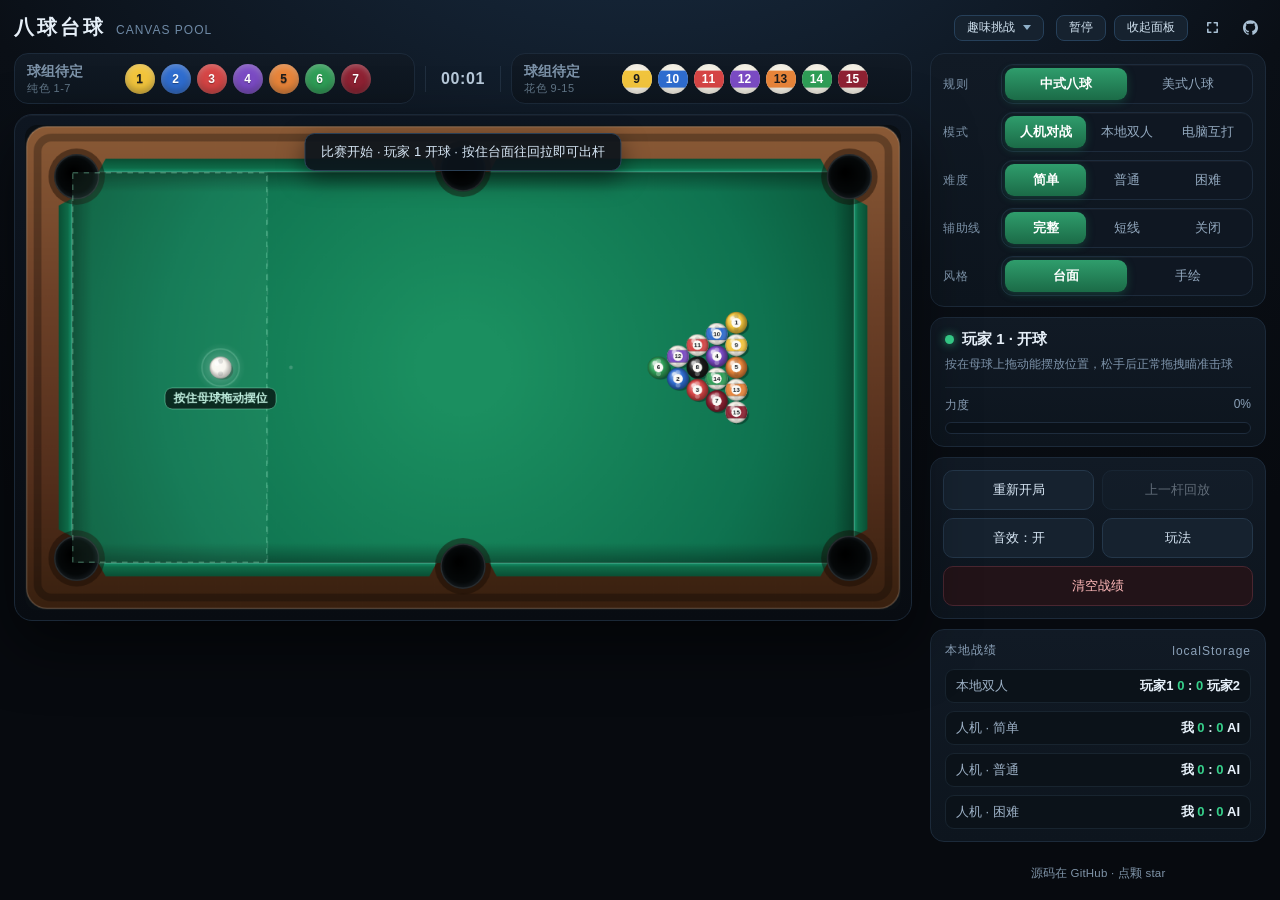
<file: index.html>
<!DOCTYPE html>
<html lang="zh-CN">
<head>
<meta charset="UTF-8">
<meta name="viewport" content="width=device-width, initial-scale=1.0, maximum-scale=1.0, user-scalable=no, viewport-fit=cover">
<meta name="theme-color" content="#0b1119">
<title>八球台球 · Canvas 台球</title>
<link rel="stylesheet" href="css/base.css">
<link rel="stylesheet" href="css/layout.css">
<link rel="stylesheet" href="css/rack.css">
<link rel="stylesheet" href="css/panel.css">
<link rel="stylesheet" href="css/overlay.css">
<link rel="stylesheet" href="css/responsive.css">
<link rel="stylesheet" href="css/jump.css">
<link rel="stylesheet" href="css/dodge.css">
<link rel="stylesheet" href="css/speed.css">
<link rel="stylesheet" href="css/level.css">
<link rel="stylesheet" href="css/sketch.css">
</head>
<body>
<div class="app">

  <header>
    <div class="brand">
      <h1>八球台球</h1>
      <span class="tag">CANVAS POOL</span>
    </div>
    <!-- 本局计时挪到了台面上方的球组条中间（跟台面同宽，才不会因为右侧面板开合而错位） -->
    <div class="head-actions">
      <!-- 趣味挑战：跳球 / 躲球两个小玩法收进一个下拉，页头只留这一颗按钮 -->
      <div class="chal" id="chal">
        <button type="button" class="panel-mini chal-btn" id="btnChal"
                aria-haspopup="true" aria-expanded="false" aria-controls="chalDrop">
          趣味挑战<span class="chal-caret" aria-hidden="true"></span>
        </button>
        <div class="chal-drop" id="chalDrop" role="menu" hidden>
          <button type="button" role="menuitem" class="chal-item" id="btnJump">跳球挑战<i>跳过挡球 · 三关</i></button>
          <button type="button" role="menuitem" class="chal-item" id="btnDodge">躲球挑战<i>40 秒一局 · 记最佳</i></button>
          <!-- 限时清台走主局同一张台面，入口跟跳球 / 躲球收在同一张单子里 -->
          <button type="button" role="menuitem" class="chal-item speed-item" id="btnSpeed"><span id="speedLabel">限时清台</span><i id="speedBest">4 分钟清 15 颗 · 犯规罚 10 秒</i></button>
          <!-- 关卡挑战：八道摆球题，同样走主局台面，先弹一张选关单子 -->
          <button type="button" role="menuitem" class="chal-item level-item" id="btnLevel"><span id="levelLabel">关卡挑战</span><i id="levelSub2">8 关摆球题 · 已过 0 关</i></button>
        </div>
      </div>
      <!-- 暂停：计时停住、电脑也不出杆。清台 / 关卡里这块位置改行「结束」（红色，点一下就退出，不再二次确认），
           跳球 / 躲球里不给停，按钮会灰掉 -->
      <button type="button" class="panel-mini" id="btnPause" aria-pressed="false" aria-label="暂停这一局">暂停</button>
      <!-- 桌面端：收起 / 展开右侧面板，把宽度让给台面（手机端不显示）。
           就用文字：「收起面板 / 展开面板」4 个字直接说清点下去干什么。
           试过收成 32px 图标（方框 + 右栏实心 / 框外箭头）——15px 里塞不下「面板在不在 + 点它会怎样」两件事，
           还得再配悬停提示和一条气泡来解释，绕；4 个字比那堆补丁省事 -->
      <button type="button" class="panel-mini" id="btnPanelTop" aria-label="收起右侧面板">收起面板</button>
      <!-- 工具簇：全屏 / GitHub 两颗 32px 图标挨在一起（簇内 6px），跟左边那三颗文字按钮留两级间距
           （操作组到工具组 12px、组内 8px）。这一簇走 ghost 样式（默认无边框无底色），
           页头就只剩「趣味挑战」「暂停」「收起面板」三条边，不再像一排等宽胶囊的工具栏 -->
      <span class="icon-cluster">
        <!-- 桌面端：浏览器全屏，可用高度变大后台面也跟着变大（手机横屏另有细带上的全屏按钮）
             桌面这枚收成图标（四角展开 / 四角收拢），省一截页头宽度，也不用在「全屏 / 退出全屏」之间换宽度 -->
        <button type="button" class="panel-mini icon-mini" id="btnFullTop" aria-label="全屏" title="全屏后纵向空间更大，台面也会更大">
          <svg class="fs-ic fs-expand" viewBox="0 0 16 16" aria-hidden="true" focusable="false">
            <path d="M3 6.2V3h3.2M13 6.2V3h-3.2M3 9.8v3.2h3.2M13 9.8v3.2h-3.2"/>
          </svg>
          <!-- 退出全屏：四角收拢（跟展开的四角在同样的位置，只是往中间挪了） -->
          <svg class="fs-ic fs-shrink" viewBox="0 0 16 16" aria-hidden="true" focusable="false">
            <path d="M5.6 5.6V3.2H3.2M10.4 5.6V3.2H12.8M5.6 10.4v2.4H3.2M10.4 10.4v2.4H12.8"/>
          </svg>
        </button>
        <!-- 页头最右：源码入口。外链，新标签打开，误点也不会丢这一局（切走时主局本来就会自动停表）。
             桌面页头这几颗在窄屏整排收起，手机上改从面板底部那行小字进（见下方 panel-foot-link） -->
        <a class="panel-mini icon-mini gh-mini" id="btnGithub"
           href="https://github.com/heidouya/canvas-billiards" target="_blank" rel="noopener noreferrer"
           aria-label="在 GitHub 上查看源码（新标签打开）" title="源码在 GitHub · 点颗 star">
          <svg class="gh-ic" viewBox="0 0 24 24" aria-hidden="true" focusable="false">
            <path d="M12 .297c-6.63 0-12 5.373-12 12 0 5.303 3.438 9.8 8.205 11.385.6.113.82-.258.82-.577 0-.285-.01-1.04-.015-2.04-3.338.724-4.042-1.61-4.042-1.61C4.422 18.07 3.633 17.7 3.633 17.7c-1.087-.744.084-.729.084-.729 1.205.084 1.838 1.236 1.838 1.236 1.07 1.835 2.809 1.305 3.495.998.108-.776.417-1.305.76-1.605-2.665-.3-5.466-1.332-5.466-5.93 0-1.31.465-2.38 1.235-3.22-.135-.303-.54-1.523.105-3.176 0 0 1.005-.322 3.3 1.23.96-.267 1.98-.399 3-.405 1.02.006 2.04.138 3 .405 2.28-1.552 3.285-1.23 3.285-1.23.645 1.653.24 2.873.12 3.176.765.84 1.23 1.91 1.23 3.22 0 4.555-2.805 5.625-5.475 5.92.42.36.81 1.096.81 2.22 0 1.606-.015 2.896-.015 3.286 0 .315.21.69.825.57C20.565 22.092 24 17.592 24 12.297c0-6.627-5.373-12-12-12"/>
          </svg>
        </a>
      </span>
    </div>
  </header>

  <div class="main">
    <div class="stage">
      <div class="table-col">
        <!-- 台面上方：球组分类与球号，定组后标记归属 -->
        <div class="rack-strip">
          <div class="group-panel" id="panelSolid">
            <div class="gp-head">
              <span class="gp-owner" id="ownerSolid">球组待定</span>
              <span class="gp-tag" id="gpTagSolid">纯色 1-7</span>
            </div>
            <div class="chips" id="chipsSolid"></div>
          </div>
          <!-- 本局计时：夹在两组球号中间，正好落在台面正中心线上（右侧面板开合都不会让它偏） -->
          <div class="rack-clock" id="headClock" aria-label="本局用时">00:00</div>
          <div class="group-panel" id="panelStripe">
            <div class="gp-head">
              <span class="gp-owner" id="ownerStripe">球组待定</span>
              <span class="gp-tag" id="gpTagStripe">花色 9-15</span>
            </div>
            <div class="chips" id="chipsStripe"></div>
          </div>
          <!-- 手机横屏全屏打球时：全屏 + 面板两个小按钮（全屏按钮在支持的浏览器里才出现） -->
          <button type="button" class="panel-toggle full-toggle" id="btnFull" hidden>全屏</button>
          <button type="button" class="panel-toggle" id="btnPanel" aria-label="打开设置面板">面板</button>
        </div>

        <!-- 手机竖屏第一次进来时的轻提示：横屏 / 全屏打得更顺手，点「知道了」之后不再打扰 -->
        <div class="rotate-tip" id="rotateTip" hidden>
          <div class="rt-text">
            <span class="rt-title">横屏 + 全屏，打起来更顺手</span>
            <span class="rt-desc">把手机横过来，台面能铺满屏幕，瞄准和看袋口都清楚</span>
          </div>
          <button type="button" class="rt-btn" id="rotateTipOk">知道了</button>
        </div>

        <div class="canvas-wrap">
          <canvas id="table"></canvas>
          <div id="toast"></div>
          <!-- 限时清台：先选一档（3 / 6 / 10 / 15 颗，1～4 分钟），跟关卡选关单子同一张骨架 -->
          <div class="level-pick" id="speedPick" hidden>
            <div class="level-pick-card">
              <button type="button" class="pick-x" id="speedPickClose" aria-label="不打了，回到台面" title="不打了，回到台面">×</button>
              <div class="level-kicker">限时清台</div>
              <h3>选一档</h3>
              <p class="level-pick-sub" id="speedPickSub">台面摆 15 颗，打进本档那么多颗就结算 · 犯规罚 10 秒</p>
              <div class="speed-tier-grid" id="speedTierGrid"></div>
            </div>
          </div>

          <!-- 暂停遮罩：球停着的时候才出现，盖住台面但留个「继续」 -->
          <div class="pause-cover" id="pauseCover" hidden>
            <div class="pause-card">
              <div class="pause-title">已暂停</div>
              <p class="pause-sub" id="pauseSub">计时停住了 · 按空格或点这里接着打</p>
              <button type="button" class="pause-go" id="pauseCoverGo">继续</button>
            </div>
          </div>

          <!-- 限时清台的结算卡：复用躲球那张卡的做法（HTML 而不是画在 canvas 上） -->
          <div class="speed-result" id="speedResult" hidden>
            <div class="speed-result-card">
              <button type="button" class="speed-x" id="speedQuit" aria-label="退出清台" title="退出清台">×</button>
              <div class="speed-kicker" id="speedKicker">限时清台 · 15 颗 / 4 分钟</div>
              <span class="speed-badge" id="speedBadge" hidden>新纪录</span>
              <div class="speed-score" id="speedScore">清台成功 2:41.0</div>
              <p class="speed-sub" id="speedResultSub">15 颗全清 · 罚时 10 秒</p>
              <!-- 左「再来一次」＝留在这档，右「换一档」＝换长度，退出收进卡片右上角的 ×；
                   谁是主按钮看结果：成功强调「换一档」，失败强调「再来一次」（js/speed.js 的 finish() 里换） -->
              <div class="speed-btns">
                <button type="button" class="btn primary" id="speedAgain">再来一次</button>
                <button type="button" class="btn" id="speedTierBtn">换一档</button>
              </div>
            </div>
          </div>

          <!-- 关卡挑战：选关单子（八个小方块，过了的写最少杆数） -->
          <div class="level-pick" id="levelPick" hidden>
            <div class="level-pick-card">
              <button type="button" class="pick-x" id="levelClose" aria-label="不打了，回到台面" title="不打了，回到台面">×</button>
              <div class="level-kicker">关卡挑战</div>
              <h3>挑一关打</h3>
              <p class="level-pick-sub" id="levelPickSub">8 关摆球题 · 已过 0 关</p>
              <div class="level-grid" id="levelGrid"></div>
            </div>
          </div>

          <!-- 关卡挑战：过关 / 没过的结算卡 -->
          <div class="level-result" id="levelResult" hidden>
            <div class="level-result-card">
              <button type="button" class="level-x" id="levelQuit" aria-label="退出关卡" title="退出关卡">×</button>
              <div class="level-kicker" id="levelKicker">第 1 关 · 直线</div>
              <span class="level-badge" id="levelBadge" hidden>新纪录</span>
              <div class="level-title" id="levelTitle">过关</div>
              <div class="level-score" id="levelScore">1 杆</div>
              <p class="level-sub" id="levelSub">最佳 1 杆 · 已过 1 / 8 关</p>
              <p class="level-end-note" id="levelEndNote" hidden></p>
              <!-- 左「再打一次」＝留在这关，右「下一关 / 换一关」＝往前走；过关时「换一关」降成第二行的小字，退出收进右上角的 × -->
              <div class="level-acts">
                <button type="button" class="btn primary" id="levelAgain">再打一次</button>
                <button type="button" class="btn primary" id="levelNext">下一关</button>
                <button type="button" class="btn" id="levelRePick">换一关</button>
              </div>
            </div>
          </div>
        </div>
      </div>
    </div>

    <aside class="panel">
      <!-- 对局设置：规则 / 模式 / 难度，放在最上面；切换后即时开局 -->
      <div class="card setup-card">
        <!-- 规则：中式八球（默认）/ 美式八球 -->
        <div class="seg-row speed-lock level-lock">
          <span class="seg-label">规则</span>
          <div class="seg" id="ruleSeg">
            <button type="button" class="active" data-rule="cn">中式八球</button>
            <button type="button" data-rule="us">美式八球</button>
          </div>
        </div>
        <div class="seg-row speed-lock level-lock">
          <span class="seg-label">模式</span>
          <div class="seg" id="modeSeg">
            <button type="button" class="active" data-mode="ai">人机对战</button>
            <button type="button" data-mode="pvp">本地双人</button>
            <button type="button" data-mode="auto">电脑互打</button>
          </div>
        </div>
        <!-- 电脑 1（只在电脑互打时出现） -->
        <div class="seg-row speed-lock level-lock" id="level0Row" hidden>
          <span class="seg-label">电脑 1</span>
          <div class="seg" id="levelSeg0">
            <button type="button" data-level0="easy">简单</button>
            <button type="button" class="active" data-level0="normal">普通</button>
            <button type="button" data-level0="hard">困难</button>
          </div>
        </div>
        <!-- 难度：人机对战里指电脑；电脑互打里指电脑 2 -->
        <div class="seg-row speed-lock level-lock" id="levelRow">
          <span class="seg-label" id="levelLabel">难度</span>
          <div class="seg" id="levelSeg">
            <button type="button" class="active" data-level="easy">简单</button>
            <button type="button" data-level="normal">普通</button>
            <button type="button" data-level="hard">困难</button>
          </div>
        </div>
        <!-- 辅助线：完整 / 短线 / 关闭 -->
        <div class="seg-row">
          <span class="seg-label">辅助线</span>
          <div class="seg" id="aimSeg">
            <button type="button" class="active" data-aim="full">完整</button>
            <button type="button" data-aim="short">短线</button>
            <button type="button" data-aim="off">关闭</button>
          </div>
        </div>
        <!-- 风格：台面（原版深色）/ 手绘纸面。只换画法与配色，切换不重开局 -->
        <div class="seg-row">
          <span class="seg-label">风格</span>
          <div class="seg" id="styleSeg">
            <button type="button" class="active" data-style="classic">台面</button>
            <button type="button" data-style="sketch">手绘</button>
          </div>
        </div>
        <!-- 电脑互打：暂停 / 继续观战，由页头和状态条那枚「暂停」统一管，这里不再单独放一颗 -->
      </div>

      <!-- 状态 + 力度：合成一张卡，信息从上到下一条线读完 -->
      <div class="card status-card">
        <div class="status-line">
          <span class="dot" id="turnDot"></span>
          <span id="statusText">玩家 1 击球</span>
          <!-- 只在手机横屏出现（球组条那行宽度太紧，计时改挂在状态条右端）；桌面端这行隐藏，计时在球组条中间 -->
          <span class="bar-clock" id="barClock">00:00</span>
          <!-- 窄屏的暂停：桌面端页头已经有那枚，这里只在 ≤940px 露出来；清台 / 关卡里同样变「结束」 -->
          <button type="button" class="pause-mini" id="btnPauseM" aria-pressed="false" aria-label="暂停这一局">暂停</button>
        </div>
        <div class="sub" id="statusSub">向母球反方向拖动瞄准，松手击球</div>
        <div class="power-block">
          <div class="power-head"><span>力度</span><span id="powerVal">0%</span></div>
          <div class="power-track"><div class="power-fill" id="powerFill"></div></div>
        </div>
      </div>

      <div class="card btn-card">
        <button type="button" class="btn" id="btnRestart">重新开局</button>
        <button type="button" class="btn" id="btnReplay" disabled>上一杆回放</button>
        <button type="button" class="btn" id="btnSound">音效：开</button>
        <button type="button" class="btn" id="btnHelp">玩法</button>
        <!-- 手机 / 窄屏页头收起了「趣味挑战」，四个玩法入口改在这里出现（桌面端整组隐藏，走页头下拉） -->
        <button type="button" class="btn only-narrow" id="btnJump2">跳球挑战</button>
        <button type="button" class="btn only-narrow" id="btnDodge2">躲球挑战</button>
        <button type="button" class="btn only-narrow" id="btnSpeed2">限时清台</button>
        <button type="button" class="btn only-narrow" id="btnLevel2">关卡挑战</button>
        <button type="button" class="btn danger wide" id="btnClear">清空战绩</button>
      </div>

      <div class="card">
        <div class="rec-head"><span>本地战绩</span><span id="recHint">localStorage</span></div>
        <div class="rec-list" id="recordsBody"></div>
      </div>

      <!-- 面板最底：源码入口。桌面页头已经有那枚图标，这一行是给手机 / 窄屏留的路 -->
      <div class="panel-foot-link">
        <a href="https://github.com/heidouya/canvas-billiards" target="_blank" rel="noopener noreferrer">
          源码在 GitHub · 点颗 star
        </a>
      </div>
    </aside>
  </div>

  <!-- 抽屉遮罩：只在手机横屏、面板弹出时显示，点一下收起 -->
  <div class="panel-scrim" id="panelScrim"></div>
</div>

<div class="modal" id="modal">
  <div class="modal-box">
    <h2 id="modalTitle"></h2>
    <p id="modalText"></p>
    <div class="modal-actions" id="modalActions"></div>
  </div>
</div>

<!-- 玩法卡片：点右侧「玩法」按钮才打开，进页面不自动弹 -->
<div class="modal" id="startModal">
  <div class="modal-box start-box">
    <span class="start-kicker" id="startKicker">人机对战 · 难度 简单</span>
    <h2 id="startTitle">玩法提示</h2>
    <p class="start-sub" id="startSub">玩家 1 开球</p>
    <ul class="start-list">
      <li><b>瞄准</b>在台面任意位置按住，往击球的反方向拖，松手出杆</li>
      <li><b>力度</b>拖得越远力度越大，右侧力度条实时显示百分比</li>
      <li><b>开球</b>按住母球可在开球区内拖动摆位，摆好再瞄准</li>
      <li id="eightTip"><b>黑八</b>清完自己的球组后打黑八，进任意一个袋都算赢</li>
      <li id="ruleTip">规则</li>
    </ul>
    <div class="modal-actions">
      <button type="button" class="btn primary" id="btnStart">知道了</button>
    </div>
  </div>
</div>

<!-- 跳球挑战：覆盖式浮层，独用一块画布，关掉不影响对局 -->
<div class="jump" id="jumpMode">
  <div class="jump-box">
    <div class="jump-head">
      <div class="jump-title">跳球挑战<span class="jump-sub" id="jumpSub">第 1 关 · 跳过挡球碰到目标球</span></div>
      <div class="jump-levels" id="jumpLevels">
        <button type="button" data-lv="0" class="active">1</button>
        <button type="button" data-lv="1">2</button>
        <button type="button" data-lv="2">3</button>
      </div>
      <button type="button" class="jump-hint off" id="jumpHint"><i class="hint-dot"></i><span id="jumpHintText">瞄准圈 关</span></button>
      <button type="button" class="jump-close" id="jumpClose">关闭</button>
    </div>
    <div class="jump-stage"><canvas id="jumpCanvas"></canvas></div>
    <div class="jump-foot">
      <div class="jump-msg" id="jumpMsg">按住台面往回拉（跟击球方向相反），松手起跳</div>
      <div class="jump-actions">
        <span class="jump-count" id="jumpCount">本关第 1 杆</span>
        <button type="button" class="btn" id="jumpRetry">重试</button>
        <button type="button" class="btn primary" id="jumpNext" hidden>下一关</button>
      </div>
    </div>
  </div>
</div>

<!-- 躲球挑战：40 秒一局的小玩法，跟跳球挑战共用同一套浮层骨架（样式也跟着手绘皮肤走） -->
<div class="jump dodge" id="dodgeMode">
  <div class="jump-box">
    <div class="jump-head">
      <div class="jump-title">躲球挑战<span class="jump-sub" id="dodgeSub">拖动白球躲开飞来的球 · 撑满 40 秒</span></div>
      <div class="dodge-lives" id="dodgeLives" aria-label="剩余 3 条命">
        <i class="dodge-life"></i><i class="dodge-life"></i><i class="dodge-life"></i>
      </div>
      <div class="dodge-hud">
        <span class="dodge-time" id="dodgeTime">0.0 秒</span>
        <span class="dodge-best" id="dodgeBest">最佳 —</span>
      </div>
      <button type="button" class="jump-close" id="dodgeClose">关闭</button>
    </div>
    <div class="jump-stage">
      <canvas id="dodgeCanvas"></canvas>
      <!-- 结算卡：做成 HTML 而不是画在 canvas 上，字更锐、按钮有正常的按下反馈 -->
      <div class="dodge-result" id="dodgeResult" hidden>
        <div class="dodge-result-card">
          <span class="dodge-result-badge" id="dodgeBadge" hidden>新纪录</span>
          <div class="dodge-result-score" id="dodgeScore">撑到 12.3 秒</div>
          <p class="dodge-result-sub" id="dodgeResultSub">三条命用完了 · 最佳 12.3 秒</p>
          <div class="dodge-result-btns">
            <button type="button" class="btn primary" id="dodgeAgain">再来一局</button>
            <button type="button" class="btn" id="dodgeQuit">关闭</button>
          </div>
        </div>
      </div>
    </div>
    <p class="dodge-tip">竖屏台面偏小，横过来更好躲</p>
    <div class="jump-foot">
      <div class="jump-msg" id="dodgeMsg">倒计时结束就开球 · 按住白球拖动，躲开从右边飞来的球</div>
      <div class="jump-actions">
        <button type="button" class="btn" id="dodgeRetry">重来</button>
      </div>
    </div>
  </div>
</div>

<script src="js/config.js"></script>
<script src="js/util.js"></script>
<script src="js/state.js"></script>
<script src="js/balls.js"></script>
<script src="js/canvas.js"></script>
<script src="js/vendor/rough.js"></script>
<script src="js/sketch.js"></script>
<script src="js/render.js"></script>
<script src="js/physics.js"></script>
<script src="js/aim.js"></script>
<script src="js/input.js"></script>
<script src="js/rules.js"></script>
<script src="js/score.js"></script>
<script src="js/ai.js"></script>
<script src="js/sound.js"></script>
<script src="js/replay.js"></script>
<script src="js/hud.js"></script>
<script src="js/pause.js"></script>
<script src="js/speed.js"></script>
<script src="js/level.js"></script>
<script src="js/loop.js"></script>
<script src="js/main.js"></script>
<script src="js/tablebg.js"></script>
<script src="js/jump.js"></script>
<script src="js/dodge.js"></script>
<script src="js/chal-menu.js"></script>
</body>
</html>
</file>
<file: css/base.css>
/* ============================================================
 * 页面基础样式
 * ============================================================ */
*{box-sizing:border-box;-webkit-tap-highlight-color:transparent}
html,body{margin:0;padding:0}
body{
  min-height:100vh;
  padding:14px;
  font-family:-apple-system,BlinkMacSystemFont,"PingFang SC","Hiragino Sans GB","Microsoft YaHei",sans-serif;
  color:#e6eff8;
  background:radial-gradient(1200px 800px at 50% -20%,#1a2f46 0%,#0a0f16 60%,#070a0f 100%);
  -webkit-font-smoothing:antialiased;
}
/* 铺满可视宽度：球桌尽量放大，右侧面板贴到窗口右边 */
.app{width:100%;max-width:none;display:flex;flex-direction:column;gap:12px}

/* ---------- 顶部：标题 + 模式切换 ---------- */
header{display:flex;align-items:center;justify-content:space-between;gap:12px;flex-wrap:wrap}
.brand{display:flex;align-items:baseline;gap:10px}
.brand h1{margin:0;font-size:20px;letter-spacing:3px;font-weight:700}
.brand .tag{font-size:12px;color:#6f8aa6;letter-spacing:1px}

.seg{display:flex;padding:3px;border-radius:12px;background:#0f1722;border:1px solid #1d2b3c;box-shadow:inset 0 1px 0 rgba(255,255,255,.03)}
/* hidden 属性要能压过 .seg 的 display:flex（本地双人时隐藏难度按钮） */
.seg[hidden]{display:none}
.seg button{
  appearance:none;border:0;background:transparent;color:#93a9bf;
  font-size:13px;padding:7px 14px;border-radius:9px;cursor:pointer;
  transition:background .18s,color .18s,transform .1s;white-space:nowrap;
}
.seg button:hover{color:#dceaf7}
.seg button:active{transform:scale(.97)}
.seg button.active{background:linear-gradient(180deg,#2f9d6c,#1b6b47);color:#fff;font-weight:600;box-shadow:0 2px 8px rgba(31,140,95,.35)}
</file>
<file: css/layout.css>
/* ---------- 主区域 ---------- */
.main{display:flex;gap:18px;align-items:flex-start}
/* 舞台占满剩余宽度，桌子在其中水平居中 */
.stage{flex:1 1 auto;min-width:0}

/* 桌子列：上方球号条 + 下方画布，整体一起受宽度/高度约束 */
.table-col{width:100%;max-width:100%;margin:0 auto;display:flex;flex-direction:column;gap:10px}

/* 画布容器：固定 1120:620 比例，等比缩放不拉伸 */
.canvas-wrap{
  position:relative;
  width:100%;
  max-width:100%;
  padding:10px;
  border-radius:18px;
  background:linear-gradient(180deg,#0e1621,#080c12);
  border:1px solid #1b2837;
  box-shadow:0 24px 60px rgba(0,0,0,.55),inset 0 1px 0 rgba(255,255,255,.04);
}
/* 宽屏：整体宽度同时受可用宽度和窗口高度约束（1.8065 = 1120/620）。
   dvh 拿到的是真实可视高度，浏览器全屏后它会自动变大，台面跟着长大 */
@media (min-width:941px){
  .table-col{width:min(100%, calc((100vh - 190px) * 1.8065))}
  .table-col{width:min(100%, calc((100dvh - 190px) * 1.8065))}
  /* 桌面端（并排布局）：面板收起时把宽度全给台面 */
  body.panel-off .panel{display:none}
}
/* 关键：width 100% + height auto，画布按自身位图比例缩放，永不拉伸 */
canvas{
  display:block;width:100%;height:auto;
  border-radius:12px;
  touch-action:none;cursor:crosshair;
  background:#0a0f14;
}

/* 页头右侧的小按钮（文字按钮 / 全屏 / GitHub 图标）排一行 */
.head-actions{display:flex;gap:8px;flex:0 0 auto}
/* 两级间距：操作组（趣味挑战 / 暂停 / 收起面板）跟工具组（全屏 + GitHub 两颗图标）之间 12px，组内 8px */
.head-actions #btnPause{margin-left:4px}
</file>
<file: css/rack.css>
/* ---------- 台面上方：球组分类与球号 ---------- */
.rack-strip{display:flex;gap:10px}
/* 本局计时：夹在两组球号中间，行内垂直居中；两侧各一条淡竖线，说明它是单独一块而不是“第三组球号”
   固定不伸缩（flex:0 0 76px），所以它一直站在球组条的正中，两侧球组对称让位 */
.rack-clock{
  flex:0 0 76px;align-self:stretch;position:relative;
  display:flex;align-items:center;justify-content:center;
  font-size:16px;font-weight:600;letter-spacing:.6px;
  font-variant-numeric:tabular-nums;
  color:#b7c9da;
}
.rack-clock::before,.rack-clock::after{
  content:'';position:absolute;top:50%;transform:translateY(-50%);
  width:1px;height:26px;background:rgba(120,150,180,.16);
}
.rack-clock::before{left:0}
.rack-clock::after{right:0}
/* 观战暂停时停表，数字转橙（跟观战按钮同一个色） */
.rack-clock[data-paused="1"]{color:#f0a85e}
/* 手机横屏专用的小表（挂在底部状态条右端），其它布局一律不显示 */
.bar-clock{display:none;font-variant-numeric:tabular-nums;font-weight:600;letter-spacing:.5px}
.bar-clock[data-paused="1"]{color:#f0a85e}
.group-panel{
  flex:1 1 0;min-width:0;display:flex;align-items:center;gap:10px;
  padding:8px 12px;border-radius:14px;
  background:linear-gradient(180deg,#111a25,#0d151e);
  border:1px solid #1c2a3a;
  transition:border-color .2s,box-shadow .2s,background .2s;
}
.gp-head{flex:0 0 auto;display:flex;flex-direction:column;gap:1px;white-space:nowrap}
.gp-owner{font-size:14px;font-weight:600;color:#7d93a9;line-height:1.3}
.gp-tag{font-size:11px;color:#617687;letter-spacing:.5px;line-height:1.3}
.chips{flex:1 1 auto;display:flex;gap:6px;flex-wrap:wrap;justify-content:center}
/* 小球：纯色球为实心，花色球为白底 + 中间色带（与台面渲染一致） */
.chip{
  position:relative;flex:0 0 auto;
  width:30px;height:30px;border-radius:50%;
  display:flex;align-items:center;justify-content:center;overflow:hidden;
  font-weight:800;font-size:12px;line-height:1;
  font-variant-numeric:tabular-nums;color:var(--tc,#fff);
  transition:opacity .25s,filter .25s;
}
.chip.solid{
  background:var(--c,#888);
  text-shadow:0 1px 1px rgba(0,0,0,.35);
  box-shadow:inset 0 -3px 7px rgba(0,0,0,.3),inset 0 2px 6px rgba(255,255,255,.32);
}
.chip.stripe{
  background:#f6f2e7;
  box-shadow:inset 0 -3px 7px rgba(0,0,0,.16);
}
.chip.stripe::before{
  content:'';position:absolute;left:0;right:0;top:50%;height:56%;
  transform:translateY(-50%);background:var(--c,#888);
}
.chip span{position:relative;z-index:1}
/* 已进袋的球：淡出 */
.chip.out{opacity:.22;filter:grayscale(.85)}

/* 定组后按归属着色：玩家 1 绿、玩家 2 蓝 */
.group-panel.owner-0{border-color:rgba(55,208,139,.45)}
.group-panel.owner-0 .gp-owner{color:#37d08b}
.group-panel.owner-1{border-color:rgba(88,166,255,.45)}
.group-panel.owner-1 .gp-owner{color:#58a6ff}

/* 当前击球方：外圈加粗 + 发光，一眼看出轮到谁（用 box-shadow 画粗边，不挤动布局） */
.group-panel.current{
  background:linear-gradient(180deg,#1b2a38,#121c26);
  border-color:#3f5f7d;
  box-shadow:0 0 0 2px rgba(120,160,200,.45),0 0 20px rgba(88,166,255,.22);
}
.group-panel.current .gp-owner{color:#dbe9f7}
/* 归属已知时，粗边和光晕用归属色：绿=玩家 1、蓝=玩家 2 */
.group-panel.current.owner-0{
  border-color:#37d08b;
  box-shadow:0 0 0 2px rgba(55,208,139,.55),0 0 22px rgba(55,208,139,.35);
}
.group-panel.current.owner-0 .gp-owner{color:#5ce3a6}
.group-panel.current.owner-1{
  border-color:#58a6ff;
  box-shadow:0 0 0 2px rgba(88,166,255,.55),0 0 22px rgba(88,166,255,.35);
}
.group-panel.current.owner-1 .gp-owner{color:#8ac6ff}
/* 轮到谁，就在名字前面点一颗同色小圆点 */
.group-panel.current .gp-owner::before{
  content:'';display:inline-block;width:7px;height:7px;border-radius:50%;
  background:currentColor;margin-right:6px;vertical-align:1px;
  box-shadow:0 0 8px currentColor;
}
</file>
<file: css/panel.css>
/* ---------- 右侧面板 ---------- */
.panel{width:302px;flex:0 0 302px;display:flex;flex-direction:column;gap:10px}
/* 大屏时右侧面板略宽一些，跟放大的球桌比例更协调 */
@media (min-width:1200px){
  .panel{width:336px;flex:0 0 336px}
}
.card{background:linear-gradient(180deg,#111a25,#0d151e);border:1px solid #1c2a3a;border-radius:14px;padding:12px 14px}

.status-card{display:flex;flex-direction:column;gap:6px}
/* 力度条并进状态卡：一条细分隔线，比单独一张卡省一层面板 */
.power-block{margin-top:8px;padding-top:9px;border-top:1px solid #1a2735}
.status-line{display:flex;align-items:center;gap:8px;font-size:15px;font-weight:600}
.dot{width:9px;height:9px;border-radius:50%;background:#37d08b;box-shadow:0 0 10px rgba(55,208,139,.8);flex:0 0 auto}
.dot.ai{background:#f2a63d;box-shadow:0 0 10px rgba(242,166,61,.8)}
.dot.warn{background:#ef5d5d;box-shadow:0 0 10px rgba(239,93,93,.8)}
.sub{font-size:12px;color:#7e94ab;line-height:1.5}
/* 犯规提示：状态卡里用暖色标出“谁犯规、犯了什么规” */
.sub.warn{color:#f0a85e}

/* 力度条 */
.power-head{display:flex;justify-content:space-between;font-size:12px;color:#8ba1b8;margin-bottom:8px}
.power-track{height:12px;border-radius:8px;background:#0a1119;border:1px solid #1e2c3d;overflow:hidden}
.power-fill{height:100%;width:0%;border-radius:8px;background:linear-gradient(90deg,#2bb673,#e8c33a 55%,#ef5d5d);transition:width .06s linear}

/* 按钮组：flex-wrap 保证小屏自动换行 */
.btn-card{display:flex;flex-wrap:wrap;gap:8px;padding:12px}
/* 对局设置卡：规则 / 模式 / 难度 / 辅助线，左侧小标题定宽，右侧分段按钮铺满 */
.setup-card{display:flex;flex-direction:column;gap:8px;padding:10px 12px}
.seg-row{display:flex;align-items:center;gap:8px}
.seg-row[hidden]{display:none}
/* 标题列给固定宽度：几行按钮的左边缘才能对齐，不会因为“辅助线/电脑 1”字数不同而参差 */
.seg-label{flex:0 0 50px;font-size:12px;color:#7d93a9;letter-spacing:.5px}
.seg-row .seg{flex:1 1 auto;min-width:0}
.seg-row .seg button{flex:1 1 0;text-align:center;padding:7px 8px}
/* 电脑互打：整行宽的暂停按钮，占满设置卡 */
.auto-btn{flex:1 1 100%;min-width:0;padding:8px}
.auto-btn[hidden]{display:none}
.btn{
  flex:1 1 46%;min-width:112px;appearance:none;cursor:pointer;
  font-size:13px;padding:10px 8px;border-radius:10px;
  color:#d7e6f4;background:#16222f;border:1px solid #24374a;
  transition:background .16s,border-color .16s,transform .1s,opacity .16s;
}
.btn:hover{background:#1d2c3c;border-color:#31506b}
.btn:active{transform:scale(.98)}
.btn:disabled{opacity:.4;cursor:not-allowed;transform:none}
.btn.danger{color:#ffb9b9;border-color:#4a2630;background:#221318}
.btn.danger:hover{background:#2c181f;border-color:#6d3441}
/* 独占整行的按钮（危险操作单独一排，和上面的普通按钮分开） */
.btn.wide{flex:1 1 100%}
.btn.primary{color:#ffffff;background:linear-gradient(180deg,#2f9d6c,#1b6b47);border-color:#2f9d6c}
.btn.primary:hover{background:linear-gradient(180deg,#37b27b,#217a52);border-color:#37b27b}

/* 抽屉唤出按钮：只在手机横屏的全屏台面布局里出现（桌面、竖屏都隐藏） */
.panel-toggle{
  display:none;flex:0 0 auto;align-items:center;justify-content:center;
  height:26px;padding:0 12px;border-radius:9px;cursor:pointer;
  border:1px solid #24374a;background:#16222f;color:#cfe2f3;
  font-size:12px;white-space:nowrap;
  transition:background .16s,border-color .16s;
}
.panel-toggle:hover{background:#1d2c3c;border-color:#31506b}
.panel-toggle:active{transform:scale(.97)}
/* 全屏按钮：浏览器不支持 Element.requestFullscreen 时由 JS 打上 hidden，这里要压过上面的 display:flex */
.panel-toggle[hidden]{display:none}
/* 抽屉遮罩：默认不存在，横屏面板展开时才覆盖台面 */
.panel-scrim{display:none}

/* 战绩 */
.rec-head{font-size:12px;color:#8ba1b8;letter-spacing:1px;margin-bottom:10px;display:flex;justify-content:space-between;align-items:center}
.rec-list{display:flex;flex-direction:column;gap:8px;font-size:13px}
.rec-row{display:flex;justify-content:space-between;gap:8px;padding:7px 10px;border-radius:9px;background:#0b1219;border:1px solid #18242f}
.rec-row .k{color:#9db1c6}
.rec-row .v{color:#e8f2fb;font-variant-numeric:tabular-nums;font-weight:600}
.rec-row .v em{font-style:normal;color:#37d08b}

/* ---------- 桌面端：面板收起开关 ---------- */
/* 页头右上角的小按钮：收起后面板整块让位给台面 */
.panel-mini{
  flex:0 0 auto;display:inline-flex;align-items:center;height:26px;padding:0 12px;
  border-radius:8px;border:1px solid #26405a;background:#16222f;color:#cfe0ee;
  font-size:12px;cursor:pointer;transition:background .15s,border-color .15s;
}
.panel-mini:hover{background:#1d2c3c;border-color:#31506b}
.panel-mini:active{transform:scale(.97)}
/* 桌面页头那枚全屏收成图标：宽度固定 32px，进出全屏只换图标不换宽度，整排不跟着挪 */
.icon-mini{width:32px;padding:0;justify-content:center}
.icon-mini .fs-ic{width:15px;height:15px;display:block}
.icon-mini .fs-ic path{fill:none;stroke:currentColor;stroke-width:1.7;stroke-linecap:round;stroke-linejoin:round}
.icon-mini .fs-shrink{display:none}
.icon-mini.is-fs .fs-expand{display:none}
.icon-mini.is-fs .fs-shrink{display:block}

/* 页头最右那枚 GitHub：它们是 <a> 不是 <button>，所以要把链接自带的蓝色、
   下划线和行高一起压掉，才跟旁边几颗完全对齐 */
.panel-mini.gh-mini{text-decoration:none;line-height:1}
.panel-mini.gh-mini:active{transform:scale(.97)}
.panel-mini.gh-mini:focus-visible{outline:2px solid #4f9ad6;outline-offset:2px}
.gh-mini .gh-ic{width:15px;height:15px;display:block;fill:currentColor;stroke:none}

/* ---------- 页头工具簇：全屏 / GitHub ---------- */
/* 两颗 32px 图标挨在一起（簇内 6px），整簇走 ghost：默认无边框无底色，hover 才浮出底。
   这样页头就只剩「趣味挑战」「暂停」「收起面板」三条边，一排等宽胶囊串在一起的那种"工具栏感"就没了 */
.icon-cluster{display:flex;align-items:center;gap:6px;flex:0 0 auto}
.icon-cluster .panel-mini{background:transparent;border-color:transparent;color:#a9c0d4}
.icon-cluster .panel-mini:hover{background:#1d2c3c;border-color:#31506b;color:#e6f2fb}
.icon-cluster .panel-mini:focus-visible{outline:2px solid #4f9ad6;outline-offset:2px}
/* 全屏中仍然点亮，不用只靠记忆 */
.icon-cluster .icon-mini.is-fs{background:#22405a;border-color:#3f6b90;color:#eaf4ff}

/* 面板开关就是一颗普通文字按钮（「收起面板 / 展开面板」）：宽度两态一致，来回切整排不挪位；
   说清点下去干什么，不用图标 + 悬停提示 + 气泡那一套去解释 */

/* 面板最底那行源码入口：小字、低调，点一下开新标签 */
.panel-foot-link{margin:14px 2px 2px;text-align:center;font-size:11.5px;letter-spacing:.2px}
.panel-foot-link a{color:#7f94a8;text-decoration:none}
.panel-foot-link a:hover{color:#cfe0ee;text-decoration:underline}

/* ---------- 趣味挑战：页头下拉 ---------- */
/* 跳球 / 躲球两个小玩法收成一颗按钮，点开往下弹一小张单子。
   定位挂在自己的按钮上（right 对齐），所以页头换行、面板收起都不会跟着跑 */
.chal{position:relative;flex:0 0 auto}
.chal-btn{gap:6px}
.chal-caret{
  width:0;height:0;margin-left:2px;
  border-left:4px solid transparent;border-right:4px solid transparent;
  border-top:5px solid #8fb0c9;
  transition:transform .18s;
}
.chal.open .chal-btn{background:#1f3145;border-color:#3a5c7b}
.chal.open .chal-caret{transform:rotate(180deg)}

.chal-drop{
  position:absolute;top:calc(100% + 6px);right:0;z-index:60;
  min-width:178px;padding:4px;
  border-radius:10px;border:1px solid #26405a;
  background:#0e1822;
  box-shadow:0 16px 36px rgba(0,0,0,.55),inset 0 1px 0 rgba(255,255,255,.04);
}
.chal-drop[hidden]{display:none}
/* 6px 的缝里铺一层透明接引区：鼠标从按钮往下挪到单子上，不会中途被判成“离开了” */
.chal-drop::before{
  content:"";position:absolute;left:-8px;right:-8px;top:-6px;height:6px;
}
.chal-item{
  appearance:none;display:flex;flex-direction:column;align-items:flex-start;gap:1px;
  width:100%;padding:7px 10px 8px;
  border:0;border-radius:7px;background:transparent;color:#dbe9f7;
  font-family:inherit;font-size:12.5px;line-height:1.35;text-align:left;cursor:pointer;
}
.chal-item i{font-style:normal;font-size:11px;color:#7d93a9}
.chal-item:hover,.chal-item:focus-visible{background:#1a2836;outline:none}
.chal-item:hover i{color:#9db6cc}
</file>
<file: css/overlay.css>
/* 画布上的浮层提示（犯规、回放等） */
#toast{
  position:absolute;left:50%;top:18px;transform:translate(-50%,-8px);
  padding:8px 16px;border-radius:10px;font-size:13px;
  background:rgba(12,20,28,.92);border:1px solid #2a3f55;color:#d8e8f7;
  opacity:0;pointer-events:none;transition:opacity .25s,transform .25s;
  /* 长文案换行显示完整，不再截断省略；宽度兜在台面以内 */
  white-space:normal;text-align:center;line-height:1.5;
  box-shadow:0 8px 24px rgba(0,0,0,.5);max-width:min(92%,620px);
  z-index:7;              /* 暂停遮罩之上：暂停那条提示要看得见 */
}
#toast.show{opacity:1;transform:translate(-50%,0);pointer-events:auto;cursor:pointer}

/* ---------- 弹窗 ---------- */
.modal{
  position:fixed;inset:0;z-index:99;display:none;align-items:center;justify-content:center;
  padding:20px;background:rgba(4,7,11,.72);backdrop-filter:blur(4px);
}
.modal.show{display:flex}
.modal-box{
  width:min(420px,100%);border-radius:18px;padding:22px;
  background:linear-gradient(180deg,#152130,#0d151e);
  border:1px solid #27384b;box-shadow:0 30px 80px rgba(0,0,0,.65);
  animation:pop .22s ease-out;
}
@keyframes pop{from{transform:translateY(10px) scale(.97);opacity:0}to{transform:none;opacity:1}}
.modal-box h2{margin:0 0 8px;font-size:19px}
.modal-box p{margin:0 0 18px;font-size:13px;line-height:1.7;color:#93a9bf}
.modal-actions{display:flex;gap:10px;flex-wrap:wrap}
.modal-actions .btn{flex:1 1 40%;min-width:110px}
/* 只有一颗按钮时别拉满整条（像页脚横幅），收在弹窗一半宽、居中 */
.modal-actions > .btn:only-child{flex:0 0 auto;width:50%;margin:0 auto}

/* ---------- 开局提示卡 ---------- */
.start-box{width:min(460px,100%)}
.start-kicker{
  display:inline-block;margin-bottom:10px;padding:3px 10px;border-radius:999px;
  font-size:12px;letter-spacing:.5px;color:#79d8a4;
  background:rgba(56,155,106,.16);border:1px solid rgba(79,182,126,.35);
}
.start-sub{margin:0 0 14px;font-size:13px;color:#8fa6bc}
.start-list{
  margin:0 0 18px;padding:14px 16px;border-radius:12px;list-style:none;
  background:rgba(10,17,25,.72);border:1px solid #22344a;
}
.start-list li{
  position:relative;padding-left:14px;margin-bottom:9px;
  font-size:12.5px;line-height:1.65;color:#a8bdd0;
}
.start-list li:last-child{margin-bottom:0}
.start-list li::before{
  content:'';position:absolute;left:0;top:8px;width:5px;height:5px;border-radius:50%;
  background:#4fa87a;
}
.start-list b{
  display:inline-block;margin-right:8px;padding:1px 6px;border-radius:6px;
  font-size:11.5px;font-weight:600;color:#cfe6f5;background:rgba(72,110,150,.28);
}

/* ---------- 暂停 ---------- */
/* 页头那枚（桌面）用的是 .panel-mini，这里补「按下去了」和「不能按」两种样子 */
.panel-mini.on{background:#22405a;border-color:#3f6b90;color:#eaf4ff}
/* 全屏图标按钮按下去了的样子（只有桌面那枚，手机横屏仍是文字按钮） */
.panel-mini.icon-mini.is-fs{background:#22405a;border-color:#3f6b90;color:#eaf4ff}
/* 清台 / 关卡进行中：这枚按钮改行「结束」，红底，点一下就退出 */
.panel-mini.end{background:#3a1b1e;border-color:#7d3a3e;color:#ffd6d4}
.panel-mini.end:hover{background:#472226;border-color:#96474b;color:#fff0ef}
.panel-mini:disabled{opacity:.4;cursor:default}
.panel-mini:disabled:hover{background:#16222f;border-color:#26405a}
.panel-mini.end:disabled:hover{background:#3a1b1e;border-color:#7d3a3e}

/* 状态条右端那枚：桌面端页头已经有，这个只在窄屏（页头按钮被藏起来）露出来 */
.pause-mini{
  flex:0 0 auto;display:none;align-items:center;justify-content:center;
  height:24px;padding:0 10px;margin-left:auto;
  border-radius:7px;border:1px solid #26405a;background:#16222f;color:#cfe0ee;
  font-family:inherit;font-size:11.5px;letter-spacing:.2px;cursor:pointer;
  transition:background .15s,border-color .15s,color .15s;
}
.pause-mini:hover{background:#1d2c3c;border-color:#31506b}
.pause-mini.on{background:#22405a;border-color:#3f6b90;color:#eaf4ff}
.pause-mini.end{background:#3a1b1e;border-color:#7d3a3e;color:#ffd6d4}
.pause-mini.end:hover{background:#472226;border-color:#96474b;color:#fff0ef}
.pause-mini:disabled{opacity:.4;cursor:default}
.pause-mini:disabled:hover{background:#16222f;border-color:#26405a}
.pause-mini.end:disabled:hover{background:#3a1b1e;border-color:#7d3a3e}
@media (max-width:940px){ .pause-mini{display:inline-flex} }

.pause-cover{
  position:absolute;inset:0;z-index:6;
  display:flex;align-items:center;justify-content:center;
  padding:16px;background:rgba(4,8,13,.55);
  animation:pause-in .16s ease-out both;
}
.pause-cover[hidden]{display:none}
.pause-card{
  max-width:min(300px,86%);
  padding:18px 22px 16px;border-radius:14px;text-align:center;
  background:rgba(17,26,37,.94);border:1px solid #27435c;
  box-shadow:0 18px 44px rgba(0,0,0,.5);
}
.pause-title{font-size:19px;font-weight:700;letter-spacing:2px;color:#eaf4ff}
.pause-sub{margin:7px 0 14px;font-size:12.5px;line-height:1.6;color:#93a9bf}
.pause-go{
  appearance:none;min-width:96px;padding:8px 16px;border-radius:9px;cursor:pointer;
  font-family:inherit;font-size:13px;font-weight:600;color:#fff;
  background:linear-gradient(180deg,#2f9d6c,#1b6b47);border:1px solid #2f9d6c;
}
.pause-go:hover{background:linear-gradient(180deg,#37b27b,#217a52);border-color:#37b27b}
.pause-go:active{transform:translateY(1px)}
@keyframes pause-in{from{opacity:0}to{opacity:1}}
</file>
<file: css/responsive.css>
/* ---------- 响应式 ---------- */
@media (max-width:940px){
  body{padding:10px}
  .main{flex-direction:column}
  .panel{width:100%;flex:1 1 auto}
  /* 窄屏面板在台面下方，没有「收起」这回事：页头按钮与开关都藏起来 */
  .panel-mini,.chal{display:none}

  .canvas-wrap{padding:6px}
  .btn-card{flex-wrap:wrap}
  .btn{flex:1 1 45%}
  /* 页头「趣味挑战」在窄屏被藏起来了，清台的入口改从面板这颗按钮进
     （用 flex 顶掉 hidden 之后一定要补居中，否则文字会贴左边） */
  .btn.only-narrow{display:flex;align-items:center;justify-content:center}
  .chip{width:24px;height:24px;font-size:11px}
  .chips{gap:5px}
}
@media (max-width:560px){
  .brand h1{font-size:17px}
  .seg button{padding:6px 11px;font-size:12px}
  .btn{flex:1 1 100%;min-width:0}
  .status-line{font-size:14px}
  .rec-list{font-size:12px}
  /* 球号条：窄屏改成上下两段，小球缩小，一行放下 7 颗 */
  .rack-strip{gap:6px}
  /* 计时跟着收一档，别把两颗球号挤到换行 */
  .rack-clock{flex:0 0 56px;font-size:15px}
  .rack-clock::before,.rack-clock::after{height:20px}
  .group-panel{flex-direction:column;align-items:flex-start;gap:6px;padding:7px 9px;border-radius:11px}
  .gp-head{flex-direction:row;align-items:baseline;gap:6px}
  .gp-owner{font-size:12px}
  .gp-tag{font-size:10px}
  .chip{width:18px;height:18px;font-size:9px}
  .chips{gap:3px;justify-content:flex-start}
}

/* 手机竖屏再窄一档（≤560px）：计时压到最小、球号缩小一点，保住“7 颗球号一行不裁” */
@media (max-width:560px){
  .rack-clock{flex:0 0 46px;font-size:13px;letter-spacing:0}
  .rack-clock::before,.rack-clock::after{height:18px}
  .group-panel{padding:6px 8px;gap:5px}
  .chip{width:17px;height:17px;font-size:8px}
  .chips{gap:2px}
}

/* ============================================================
   手机横屏：全屏台面（只留必要信息），面板收进右侧抽屉
   —— 竖屏保持上面那套「台面在上、面板在下」的布局不变
   ============================================================ */
@media (orientation:landscape) and (max-height:560px) and (max-width:1000px){
  html,body{height:100%;overflow:hidden}
  body{padding:0;background:#05080d}
  .app{height:100dvh;padding:0 6px;gap:0}

  /* 页头收起来，把纵向空间全留给台面 */
  header{display:none}
  /* 横屏已经有右上角的「面板」抽屉按钮，页头这个桌面开关就不需要了 */
  .panel-mini{display:none}

  .main{flex:1 1 auto;min-height:0;display:flex;flex-direction:column;
    gap:4px;padding:4px 0 36px}

  /* 台面：宽度由可用高度反推（1120/620 ≈ 1.8065），等比不变形；
     多出来的两侧留黑，手指也不容易挡住球 */
  .stage{flex:1 1 auto;min-height:0;display:flex}
  .table-col{width:min(100%,calc((100dvh - 76px) * 1.8065));height:100%;gap:4px;margin:0 auto}

  /* 顶部细带：球号条压扁成一行，右端「全屏」「面板」两个小按钮
     宽度不够时最先让位的是“纯色/花色”小字（颜色本身已经分得清），球号一颗都不许裁 */
  .rack-strip{flex:0 0 auto;gap:5px;align-items:center}
  .group-panel{flex-direction:row;align-items:center;gap:6px;
    padding:3px 7px;border-radius:9px;overflow:hidden}
  .gp-head{flex:0 0 auto;flex-direction:row;align-items:baseline;gap:4px;min-width:0}
  .gp-owner{font-size:10px;line-height:1.2;white-space:nowrap}
  .gp-tag{display:none}
  .chips{gap:2px;flex-wrap:nowrap;justify-content:flex-start;overflow:hidden;min-width:0}
  .chip{flex:0 0 auto;width:13px;height:13px;font-size:7px}
  .panel-toggle{display:flex;padding:0 8px;font-size:11px;height:24px}

  /* 画布容器：宽度铺满 table-col，高度随之等比缩放 */
  .canvas-wrap{width:100%;padding:4px;border-radius:12px}

  /* 底部状态条：一行读完「轮到谁 + 力度」，固定不占台面高度 */
  .status-card{
    position:fixed;left:0;right:0;bottom:0;z-index:39;
    flex-direction:row;align-items:center;gap:10px;
    padding:5px 10px calc(5px + env(safe-area-inset-bottom,0px));
    border-radius:0;border-left:0;border-right:0;border-bottom:0;
    background:rgba(9,14,20,.97);
    box-shadow:0 -8px 22px rgba(0,0,0,.45);
    transition:opacity .16s;
  }
  .status-card .sub{display:none}
  .status-card .status-line{flex:0 1 auto;min-width:0;font-size:13px;gap:6px}
  .status-card .status-line #statusText{white-space:nowrap;overflow:hidden;text-overflow:ellipsis}
  .status-card .power-block{flex:1 1 auto;min-width:0;margin:0;padding:0;border-top:0;
    display:flex;align-items:center;gap:8px}
  .status-card .power-head{margin:0;flex:0 0 auto;gap:6px;font-size:11px}
  .status-card .power-track{flex:1 1 auto;height:9px}

  /* 面板：右侧抽屉，点「面板」滑出，点遮罩或选完即收起 */
  .panel{
    position:fixed;top:0;right:calc(-1 * min(340px,88vw));z-index:41;
    width:min(340px,88vw);height:100dvh;max-height:100dvh;
    overflow-y:auto;overscroll-behavior:contain;
    padding:10px max(10px,env(safe-area-inset-right,0px)) 58px 10px;
    background:#0a1119;border-left:1px solid #1b2837;border-radius:0;
    transition:right .22s ease;
  }
  body.panel-open .panel{right:0}
  body.panel-open .panel-scrim{
    display:block;position:fixed;inset:0;z-index:40;background:rgba(3,7,12,.66);
  }
  /* 抽屉展开时先藏起底部状态条，免得挡住战绩 */
  body.panel-open .status-card{opacity:0;pointer-events:none}

  /* 抽屉里一行一个按钮更好点 */
  .btn{flex:1 1 100%}

  /* 顶部细带宽度太紧（球号一颗都不许裁），横屏把计时放回底部状态条右端；
     布局细节用 display 切换，桌面上这两条互斥，不会同时出现两个表 */
  .rack-clock{display:none}
  .bar-clock{display:inline;font-size:11px;color:#a8bccd;margin-left:2px}
}

/* ============================================================
   手机竖屏轻提示：提醒横屏 + 全屏更好打
   —— 只做一条不遮台面的小条，点「知道了」后写进 localStorage 不再出现
   ============================================================ */
.rotate-tip{display:none}
@media (orientation:portrait) and (max-width:1000px){
  .rotate-tip:not([hidden]){
    display:flex;align-items:center;gap:10px;
    margin:0 2px 6px;padding:8px 10px;border-radius:10px;
    border:1px solid #2a4257;background:linear-gradient(180deg,#16222f,#111a25);
    box-shadow:0 6px 18px rgba(0,0,0,.35);
  }
  .rotate-tip .rt-text{flex:1 1 auto;min-width:0;display:flex;flex-direction:column;gap:2px}
  .rotate-tip .rt-title{font-size:13px;font-weight:600;color:#e8f2fa}
  .rotate-tip .rt-desc{font-size:11px;line-height:1.35;color:#93a8bb}
  .rotate-tip .rt-btn{
    flex:0 0 auto;padding:6px 12px;border-radius:8px;cursor:pointer;
    border:1px solid #31506b;background:#1d2c3c;color:#d7e6f2;font-size:12px;
  }
  .rotate-tip .rt-btn:hover{background:#24384c}
}
</file>
<file: css/jump.css>
/* ============================================================
 * 跳球挑战浮层
 * 独立覆盖在整页之上；关掉就回到对局，主界面布局不受影响
 * ============================================================ */
.jump{
  position:fixed;inset:0;z-index:120;display:none;
  align-items:center;justify-content:center;padding:16px;
  background:rgba(4,7,11,.86);backdrop-filter:blur(6px);
}
.jump.show{display:flex}

.jump-box{
  display:flex;flex-direction:column;gap:10px;
  width:min(1180px,100%,calc((100dvh - 146px) * 1.8065));
  max-height:calc(100dvh - 32px);
  padding:14px;border-radius:18px;
  background:linear-gradient(180deg,#101a26,#0a1017);
  border:1px solid #22344a;
  box-shadow:0 30px 80px rgba(0,0,0,.6);
}

.jump-head{display:flex;align-items:center;gap:12px;flex-wrap:wrap}
.jump-title{flex:1 1 auto;min-width:160px;font-size:16px;font-weight:700;letter-spacing:.5px}
.jump-title .jump-sub{display:inline-block;margin-left:10px;font-size:12px;font-weight:400;color:#7d93a9;letter-spacing:0}
.jump-levels{
  flex:0 0 auto;display:flex;gap:4px;padding:3px;border-radius:10px;
  background:#0d1621;border:1px solid #1d2b3c;
}
.jump-levels button{
  appearance:none;border:0;background:transparent;color:#93a9bf;cursor:pointer;
  width:32px;height:26px;border-radius:8px;font-size:12.5px;font-family:inherit;
  transition:background .16s,color .16s;
}
.jump-levels button:hover{color:#dceaf7}
.jump-levels button.active{
  background:linear-gradient(180deg,#2f9d6c,#1b6b47);color:#fff;font-weight:600;
  box-shadow:0 2px 8px rgba(31,140,95,.35);
}
.jump-close{
  flex:0 0 auto;appearance:none;cursor:pointer;font-family:inherit;
  height:26px;padding:0 12px;border-radius:8px;font-size:12px;
  border:1px solid #26405a;background:#16222f;color:#cfe0ee;
  transition:background .15s,border-color .15s;
}
.jump-close:hover{background:#1d2c3c;border-color:#31506b}

/* 瞄准圈开关：只关掉蓝色假想圈，袋口那条金线一直留着 */
.jump-hint{
  flex:0 0 auto;appearance:none;cursor:pointer;font-family:inherit;
  display:inline-flex;align-items:center;gap:7px;
  height:26px;padding:0 11px;border-radius:8px;font-size:12px;
  border:1px solid #26405a;background:#16222f;color:#cfe0ee;
  transition:background .15s,border-color .15s,color .15s;
}
.jump-hint:hover{background:#1d2c3c;border-color:#31506b}
.jump-hint .hint-dot{
  width:6px;height:6px;border-radius:50%;background:#63c9ff;
  box-shadow:0 0 7px rgba(99,201,255,.75);transition:background .15s,box-shadow .15s;
}
.jump-hint.off{color:#8fa2b5}
.jump-hint.off .hint-dot{background:#4a5b6e;box-shadow:none}

.jump-stage{
  position:relative;display:flex;align-items:center;justify-content:center;
  flex:0 0 auto;
  border-radius:14px;overflow:hidden;
  background:#0a0f14;border:1px solid #1b2837;
  box-shadow:inset 0 1px 0 rgba(255,255,255,.04);
}
/* 画布始终按位图比例缩放：宽度定死、高度跟着算，舞台高度也由它撑开，
   所以只要浮层宽度是对的，就不可能被拉扁 */
.jump-stage canvas{
  display:block;align-self:center;
  width:100%;height:auto;
  touch-action:none;cursor:crosshair;
}

.jump-foot{display:flex;align-items:center;gap:12px;flex-wrap:wrap}
.jump-msg{
  flex:1 1 240px;min-width:0;font-size:12.5px;line-height:1.6;color:#9db3c7;
  transition:color .18s;
}
.jump-msg.ok{color:#6fe0a8}
.jump-msg.bad{color:#ff9d9d}
.jump-actions{display:flex;align-items:center;gap:8px;flex:0 0 auto}
.jump-count{font-size:12px;color:#7d93a9;font-variant-numeric:tabular-nums}
.jump-foot .btn{flex:0 0 auto;min-width:92px}
.jump-foot .btn[hidden]{display:none}

/* ---------- 窄屏 / 手机 ---------- */
@media (max-width:940px){
  .jump{padding:8px}
  .jump-box{width:100%;max-height:calc(100dvh - 16px);padding:10px;border-radius:14px;gap:8px}
  .jump-title{font-size:14px}
  .jump-title .jump-sub{display:block;margin:3px 0 0}
  .jump-msg{flex:1 1 100%;font-size:12px}
  .jump-actions{flex:1 1 100%;justify-content:flex-end}
}

/* 手机横屏：高度只有 300～400px，页头必须压成一行，台面才留得下高度 */
@media (max-height:560px) and (orientation:landscape){
  .jump{padding:6px}
  .jump-box{
    width:100%;max-height:calc(100dvh - 12px);
    padding:8px;border-radius:12px;gap:6px;
  }
  .jump-head{gap:8px;flex-wrap:nowrap}
  .jump-title{min-width:0;font-size:13px;white-space:nowrap;overflow:hidden;text-overflow:ellipsis}
  .jump-title .jump-sub{display:inline;margin:0 0 0 8px;font-size:11.5px}
  .jump-levels{padding:2px}
  .jump-levels button{width:26px;height:22px;font-size:11.5px}
  .jump-hint,.jump-close{height:22px;padding:0 9px;font-size:11.5px}
  .jump-hint .hint-dot{width:5px;height:5px}
  .jump-foot{gap:8px;flex-wrap:nowrap}
  .jump-msg{flex:1 1 auto;font-size:11.5px;line-height:1.4;
    white-space:nowrap;overflow:hidden;text-overflow:ellipsis}
  .jump-actions{flex:0 0 auto}
  .jump-count{font-size:11.5px}
  .jump-foot .btn{min-width:72px;padding:4px 12px;font-size:12px;line-height:1.25}
}
</file>
<file: css/dodge.css>
/* ============================================================
 * 躲球挑战浮层
 * ------------------------------------------------------------
 * 骨架直接复用 jump.css（.jump / .jump-box / .jump-head / .jump-stage /
 * .jump-foot / .jump-msg / .jump-close），这样手绘皮肤（sketch.css）里那套
 * 纸面规则也自动生效，不用为第二个小玩法再抄一遍。
 * 这里只补躲球挑战自己的：命数点、计时、最佳成绩。
 * ============================================================ */

.dodge-lives{
  flex:0 0 auto;display:inline-flex;align-items:center;gap:5px;
  height:26px;padding:0 10px;border-radius:8px;
  background:#0d1621;border:1px solid #1d2b3c;
}
.dodge-life{
  display:inline-block;width:8px;height:8px;border-radius:50%;
  background:#57d79b;box-shadow:0 0 7px rgba(87,215,155,.55);
  transition:background .15s,box-shadow .15s,opacity .15s;
}
.dodge-life.off{
  background:#2b3846;box-shadow:none;opacity:.55;
}

.dodge-hud{
  flex:0 0 auto;display:inline-flex;align-items:baseline;gap:10px;
  font-variant-numeric:tabular-nums;
}
.dodge-time{font-size:13px;font-weight:600;color:#dceaf7;letter-spacing:.3px}
.dodge-best{font-size:12px;color:#7d93a9}

/* 手机横屏：高度紧张，命数点和最佳成绩压小一号，别再挤掉台面 */
@media (max-height:560px) and (orientation:landscape){
  .dodge-lives{height:22px;padding:0 8px;gap:4px}
  .dodge-life{width:7px;height:7px}
  .dodge-hud{gap:8px}
  .dodge-time{font-size:12px}
  .dodge-best{font-size:11px}
  /* 这一行副标题在最窄的横屏里会把「关闭」挤到边上；
     目标（撑住 40 秒）底部提示每局都会说，页头这里让位 */
  .dodge .jump-title .jump-sub{display:none}
}

/* 手机竖屏：台面被宽度卡住，只有 335px 宽、球比手指还小。
   这里不弹提示、不拦着你玩，只在下面写一句“横过来更好躲” */
.dodge-tip{
  display:none;margin:-2px 0 0;text-align:center;
  font-size:11.5px;line-height:1.5;color:#7d93a9;letter-spacing:.2px;
}
@media (orientation:portrait) and (max-width:620px){
  .dodge-tip{display:block}
}

/* ---------- 手绘纸面 ---------- */
body.theme-sketch .dodge-lives{
  background:#fffdf5;border:1px solid rgba(43,43,40,.5);
  box-shadow:2px 2px 0 rgba(43,43,40,.12);
}
body.theme-sketch .dodge-life{
  background:#2f7649;box-shadow:none;
}
body.theme-sketch .dodge-life.off{
  background:transparent;border:1px solid rgba(43,43,40,.35);opacity:1;
}
body.theme-sketch .dodge-time{color:#22221e}
body.theme-sketch .dodge-best{color:#7a7365}
body.theme-sketch .dodge-tip{color:#7a7365}

/* ---------- 结算卡（HTML，压在台面上） ---------- */
.dodge-result{
  position:absolute;inset:0;z-index:3;
  display:flex;align-items:center;justify-content:center;
  padding:16px;
  background:rgba(5,9,14,.62);
  animation:dodge-fade .18s ease-out both;
}
.dodge-result[hidden]{display:none}
.dodge-result-card{
  width:min(360px,100%);
  padding:22px 24px 18px;
  border-radius:16px;text-align:center;
  background:linear-gradient(180deg,#152230,#0a1119);
  border:1px solid rgba(120,190,255,.28);
  box-shadow:0 24px 60px rgba(0,0,0,.55),inset 0 1px 0 rgba(255,255,255,.05);
  animation:dodge-pop .22s cubic-bezier(.2,1.1,.4,1) both;
}
.dodge-result-badge{
  display:inline-block;margin:0 auto 10px;
  padding:2px 10px;border-radius:999px;
  font-size:11.5px;font-weight:600;letter-spacing:.5px;
  color:#0d2a1c;background:#6fe0a8;
}
/* 通关比破纪录更值钱，用金色区分一下 */
.dodge-result-badge.cleared{
  color:#3d2c06;background:#ffd36b;
  box-shadow:0 0 14px rgba(255,211,107,.35);
}
.dodge-result-badge[hidden]{display:none}
.dodge-result-score{
  font-size:27px;font-weight:700;letter-spacing:.5px;color:#eaf4ff;
  font-variant-numeric:tabular-nums;
}
.dodge-result-sub{
  margin:8px 0 16px;font-size:12.5px;line-height:1.6;color:#93a9bf;
}
.dodge-result-btns{display:flex;gap:8px;justify-content:center}
.dodge-result-btns .btn{flex:0 0 auto;min-width:104px}

@keyframes dodge-fade{from{opacity:0}to{opacity:1}}
@keyframes dodge-pop{
  from{opacity:0;transform:translateY(8px) scale(.96)}
  to{opacity:1;transform:none}
}

body.theme-sketch .dodge-result{background:rgba(244,237,221,.58)}
body.theme-sketch .dodge-result-card{
  background:#fffdf5;
  border:1.4px solid rgba(43,43,40,.7);border-radius:5px;
  box-shadow:3px 3px 0 rgba(43,43,40,.16);
}
body.theme-sketch .dodge-result-badge{
  color:#fffdf5;background:#2b2b28;border-radius:3px;
}
body.theme-sketch .dodge-result-badge.cleared{
  color:#fffdf5;background:#2f7649;border-radius:3px;
  box-shadow:2px 2px 0 rgba(43,43,40,.16);
}
body.theme-sketch .dodge-result-score{color:#22221e}
body.theme-sketch .dodge-result-sub{color:#6f685c}

/* 手机横屏：结算卡再压小一号，别顶到台面外面 */
@media (max-height:560px) and (orientation:landscape){
  .dodge-result{padding:8px}
  .dodge-result-card{padding:14px 18px 12px;border-radius:12px}
  .dodge-result-score{font-size:22px}
  .dodge-result-sub{margin:6px 0 10px;font-size:11.5px}
  .dodge-result-btns .btn{min-width:88px}
}
</file>
<file: css/speed.css>
/* ============================================================
 * 限时清台
 * ------------------------------------------------------------
 * 它不是浮层，是主局上面套的一个计时器，所以这里只有四小段：
 *   ① 右侧面板那张入口卡
 *   ② 挑战中把“规则 / 模式 / 难度”几行压暗（那几行改了会退出挑战）
 *   ③ 页头倒计时最后 20 秒 / 10 秒的变色
 *   ④ 压在台面上的结算卡（跟躲球那张长得一样，但自己一套类名）
 * ============================================================ */

/* ---------- ① 选档单子：四格（3 / 6 / 10 / 15 颗） ---------- */
/* 容器、标题、右上角那颗 × 直接吃关卡那张单子的样式（.level-pick / .pick-x），
   这里只补四格本身：一颗球数 + 时长 + 这一档的最佳 */
.speed-tier-grid{display:grid;grid-template-columns:1fr 1fr;gap:8px}
.speed-tier{
  appearance:none;display:flex;flex-direction:column;align-items:flex-start;gap:1px;
  padding:11px 13px 12px;border-radius:10px;cursor:pointer;
  border:1px solid #23364a;background:#0e1822;color:#dbe9f7;
  font-family:inherit;text-align:left;
  transition:background .15s,border-color .15s,transform .12s;
}
.speed-tier b{font-size:17px;font-weight:700;line-height:1.15;color:#eaf4ff;font-variant-numeric:tabular-nums}
.speed-tier span{font-size:11.5px;color:#9db1c6}
.speed-tier i{font-style:normal;font-size:10.5px;color:#6f8aa4;margin-top:2px}
.speed-tier:hover{background:#16263a;border-color:#3a6d9c}
.speed-tier:active{transform:scale(.97)}
/* 打过的档描金边（清台整体是金色的） */
.speed-tier.done{border-color:rgba(255,211,107,.38);background:#1a1710}
.speed-tier.done b{color:#ffd36b}
.speed-tier.done i{color:#bfa26a}
/* 上次打的那一档：左边一道金线 */
.speed-tier.current{box-shadow:inset 3px 0 0 #ffd36b}

/* ---------- ② 入口：「趣味挑战」单子里的第三项 ---------- */
/* 结构 / 配色全吃 .chal-item，这里只标一件事：挑战开着时这一行转琥珀，
   一眼能看出“清台还挂着”，点它就是结束 */
body.speed-on .chal-item.speed-item{color:#ffd36b}
body.speed-on .chal-item.speed-item i{color:#bfa26a}
/* 挑战中跳球 / 躲球两项被锁（点开浮层会盖住台面，倒计时还在跑） */
.chal-item:disabled{opacity:.4;cursor:not-allowed}

/* 窄屏页头没有「趣味挑战」，面板里那颗按钮顶上（桌面端隐藏，见 responsive.css）
   —— 用媒体查询而不是裸规则，免得和 responsive.css 的顺序打架 */
@media (min-width:941px){
  .btn.only-narrow{display:none}
}

/* ---------- ② 挑战中锁住改不了的行 ---------- */
body.speed-on .speed-lock{
  opacity:.4;pointer-events:none;
  transition:opacity .2s;
}

/* 状态条前面的小圆点换成金色，跟清台的计时对上 */
.dot.speed{
  background:#ffd36b;box-shadow:0 0 10px rgba(255,211,107,.55);
}

/* ---------- ③ 倒计时变色（剩 20 秒转琥珀，剩 10 秒转红并轻微呼吸） ---------- */
.rack-clock.urgent,.bar-clock.urgent{color:#f0a85e}
.rack-clock.critical,.bar-clock.critical{color:#ff6f6f;animation:speed-pulse .9s ease-in-out infinite}
@keyframes speed-pulse{
  0%,100%{opacity:1}
  50%{opacity:.62}
}

/* ---------- ④ 结算卡 ---------- */
.speed-result{
  position:absolute;inset:0;z-index:4;
  display:flex;align-items:center;justify-content:center;
  padding:16px;
  background:rgba(5,9,14,.62);
  animation:speed-fade .18s ease-out both;
}
.speed-result[hidden]{display:none}
.speed-result-card{
  position:relative;
  width:min(360px,100%);
  padding:22px 24px 20px;
  border-radius:16px;text-align:center;
  background:linear-gradient(180deg,#152230,#0a1119);
  border:1px solid rgba(255,211,107,.3);
  box-shadow:0 24px 60px rgba(0,0,0,.55),inset 0 1px 0 rgba(255,255,255,.05);
  animation:speed-pop .22s cubic-bezier(.2,1.1,.4,1) both;
}
.speed-kicker{
  font-size:11px;letter-spacing:1.3px;color:#8fa6bb;margin-bottom:8px;
}
.speed-badge{
  display:inline-block;margin:0 auto 10px;
  padding:2px 10px;border-radius:999px;
  font-size:11.5px;font-weight:600;letter-spacing:.5px;
  color:#0d2a1c;background:#6fe0a8;
}
.speed-badge[hidden]{display:none}
.speed-score{
  font-size:27px;font-weight:700;letter-spacing:.5px;color:#eaf4ff;
  font-variant-numeric:tabular-nums;
}
.speed-sub{
  margin:8px 0 16px;font-size:12.5px;line-height:1.6;color:#93a9bf;
}
/* 左「再来一次」右「换一档」并排等宽；退出收进右上角的 × */
.speed-btns{display:grid;grid-template-columns:1fr 1fr;gap:8px}
.speed-btns .btn{min-width:0;width:100%}
/* 右上角的 ×：退出清台（跟关卡结算卡同一套做法） */
.speed-x{
  position:absolute;top:7px;right:7px;width:26px;height:26px;
  display:flex;align-items:center;justify-content:center;
  padding:0;border:1px solid transparent;border-radius:50%;
  appearance:none;cursor:pointer;font-family:inherit;
  font-size:17px;line-height:1;color:#7f97ac;background:transparent;
  transition:color .15s,background .15s,border-color .15s;
}
.speed-x:hover{color:#eaf4ff;background:#1b2836;border-color:#2c4055}

@keyframes speed-fade{from{opacity:0}to{opacity:1}}
@keyframes speed-pop{
  from{opacity:0;transform:translateY(8px) scale(.96)}
  to{opacity:1;transform:none}
}

/* ---------- 手绘纸面 ---------- */
body.theme-sketch.speed-on .chal-item.speed-item{color:#a9661f}
body.theme-sketch.speed-on .chal-item.speed-item i{color:#8a7658}
body.theme-sketch .rack-clock.urgent,
body.theme-sketch .bar-clock.urgent{color:#a9661f}
body.theme-sketch .rack-clock.critical,
body.theme-sketch .bar-clock.critical{color:#a63a2a}
body.theme-sketch .dot.speed{background:#a9661f;box-shadow:none}
body.theme-sketch .speed-result{background:rgba(244,237,221,.58)}
body.theme-sketch .speed-result-card{
  background:#fffdf5;
  border:1.4px solid rgba(43,43,40,.7);border-radius:5px;
  box-shadow:3px 3px 0 rgba(43,43,40,.16);
}
body.theme-sketch .speed-badge{
  color:#fffdf5;background:#a9661f;border-radius:3px;
  box-shadow:2px 2px 0 rgba(43,43,40,.16);
}
body.theme-sketch .speed-score{color:#22221e}
body.theme-sketch .speed-sub{color:#6f685c}
body.theme-sketch .speed-kicker{color:#7b7364}
/* 纸面版四格：白纸描墨，打过的描赭石边 */
body.theme-sketch .speed-tier{background:#fffdf5;border-color:rgba(43,43,40,.55);color:#2b2b28;box-shadow:2px 2px 0 rgba(43,43,40,.12)}
body.theme-sketch .speed-tier b{color:#22221e}
body.theme-sketch .speed-tier span{color:#6f685c}
body.theme-sketch .speed-tier i{color:#8a7658}
body.theme-sketch .speed-tier:hover{background:#f6efdd;border-color:#2b2b28}
body.theme-sketch .speed-tier.done{border-color:rgba(169,102,31,.55);background:#fdf6e4}
body.theme-sketch .speed-tier.done b{color:#a9661f}
body.theme-sketch .speed-tier.current{box-shadow:inset 3px 0 0 #a9661f,2px 2px 0 rgba(43,43,40,.12)}
body.theme-sketch .speed-x{color:#7b7364}
body.theme-sketch .speed-x:hover{color:#2b2b28;background:#f6efdd;border-color:#2b2b28}

/* ---------- 手机横屏：卡片再压小一号 ---------- */
@media (max-height:560px) and (orientation:landscape){
  .speed-result{padding:8px}
  .speed-result-card{padding:14px 18px 12px;border-radius:12px}
  .speed-kicker{margin-bottom:5px;font-size:10px}
  .speed-score{font-size:22px}
  .speed-sub{margin:6px 0 10px;font-size:11.5px}
  .speed-x{top:5px;right:5px;width:24px;height:24px;font-size:16px}
  .speed-tier{padding:8px 10px 9px}
  .speed-tier b{font-size:15px}
  .speed-tier i{font-size:10px}
}
</file>
<file: css/level.css>
/* ============================================================
 * 关卡挑战（摆球题）
 * ------------------------------------------------------------
 * 它跟清台一样走主局台面，所以样式只有四块：
 *   ① 入口：页头「趣味挑战」里的那一项
 *   ② 挑战中把会打断题面的几行压暗
 *   ③ 选关单子 / 结算卡（都是压台面的 HTML 卡）
 *   ④ 手绘纸面 + 手机横屏
 * ============================================================ */

/* ---------- ① 入口 ---------- */
body.level-on .chal-item.level-item{color:#79b9ff}
body.level-on .chal-item.level-item i{color:#7d9cb8}

/* 状态条前面的小圆点：关卡用青色，跟清台的金色分开 */
.dot.level{background:#63b6ff;box-shadow:0 0 10px rgba(99,182,255,.55)}

/* 球号条只留这一关的目标球：用 hidden 藏，但 .chip 自带 display:flex，得显式压回去 */
.chip[hidden]{display:none}

/* ---------- ② 挑战中锁住改不了的行 ---------- */
body.level-on .level-lock{opacity:.4;pointer-events:none;transition:opacity .2s}

/* ---------- ③ 选关单子 ---------- */
.level-pick{
  position:absolute;inset:0;z-index:4;
  display:flex;align-items:center;justify-content:center;padding:16px;
  background:rgba(5,9,14,.62);
  animation:level-fade .18s ease-out both;
}
.level-pick[hidden]{display:none}
.level-pick-card{
  position:relative;
  width:min(430px,100%);padding:20px 22px 18px;border-radius:16px;
  background:linear-gradient(180deg,#152230,#0a1119);
  border:1px solid rgba(99,182,255,.26);
  box-shadow:0 24px 60px rgba(0,0,0,.55),inset 0 1px 0 rgba(255,255,255,.05);
  animation:level-pop .22s cubic-bezier(.2,1.1,.4,1) both;
}
.level-kicker{font-size:11px;letter-spacing:1.4px;color:#7d9cb8;text-transform:uppercase}
.level-pick-card h3{margin:6px 0 4px;font-size:19px;font-weight:700;color:#eaf4ff}
.level-pick-sub{margin:0 0 12px;font-size:12px;color:#8ba3ba}
.level-grid{display:grid;grid-template-columns:repeat(4,1fr);gap:8px}
.level-tile{
  appearance:none;display:flex;flex-direction:column;align-items:flex-start;gap:1px;
  padding:8px 9px 9px;border-radius:10px;cursor:pointer;
  border:1px solid #23364a;background:#0e1822;color:#dbe9f7;
  font-family:inherit;text-align:left;
  transition:background .15s,border-color .15s,transform .12s;
}
.level-tile b{font-size:15px;font-weight:700;line-height:1.1;color:#eaf4ff}
.level-tile span{font-size:11.5px;color:#9db1c6}
.level-tile i{font-style:normal;font-size:10.5px;color:#6f8aa4}
.level-tile:hover{background:#16263a;border-color:#3a6d9c}
.level-tile:active{transform:scale(.97)}
.level-tile.done{border-color:rgba(111,224,168,.35);background:#0f2018}
.level-tile.done b{color:#6fe0a8}
.level-tile.done i{color:#5fae86}

/* 单子右上角的 ×：不打了、回到台面（清台选档与关卡选关共用这一套，跟结算卡右上角那颗同一做法） */
.pick-x{
  position:absolute;top:7px;right:7px;width:26px;height:26px;
  display:flex;align-items:center;justify-content:center;
  padding:0;border:1px solid transparent;border-radius:50%;
  appearance:none;cursor:pointer;font-family:inherit;
  font-size:17px;line-height:1;color:#7f97ac;background:transparent;
  transition:color .15s,background .15s,border-color .15s;
}
.pick-x:hover{color:#eaf4ff;background:#1b2836;border-color:#2c4055}

/* ---------- ③ 结算卡 ---------- */
.level-result{
  position:absolute;inset:0;z-index:4;
  display:flex;align-items:center;justify-content:center;padding:16px;
  background:rgba(5,9,14,.62);
  animation:level-fade .18s ease-out both;
}
.level-result[hidden]{display:none}
.level-result-card{
  position:relative;
  width:min(370px,100%);padding:20px 22px 16px;border-radius:16px;text-align:center;
  background:linear-gradient(180deg,#152230,#0a1119);
  border:1px solid rgba(99,182,255,.3);
  box-shadow:0 24px 60px rgba(0,0,0,.55),inset 0 1px 0 rgba(255,255,255,.05);
  animation:level-pop .22s cubic-bezier(.2,1.1,.4,1) both;
}
.level-badge{
  display:inline-block;margin:8px auto 6px;padding:2px 10px;border-radius:999px;
  font-size:11.5px;font-weight:600;letter-spacing:.5px;
  color:#0d2a1c;background:#6fe0a8;
}
.level-badge[hidden]{display:none}
.level-title{font-size:24px;font-weight:700;letter-spacing:.5px;color:#eaf4ff;margin-top:2px}
.level-score{
  margin-top:2px;font-size:26px;font-weight:700;color:#ffd36b;
  font-variant-numeric:tabular-nums;letter-spacing:.5px;
}
.level-sub{margin:6px 0 12px;font-size:12.5px;line-height:1.6;color:#93a9bf}
.level-end-note{margin:0 0 12px;font-size:12px;color:#6fe0a8}
.level-end-note[hidden]{display:none}
/* 结算卡的动作区：两列网格 + 一行小字。位置含义固定——
   左 = 「再打一次」（留在这关），右 = 「下一关」（往前走）。
   「换一关」永远只是第二行的一行灰字（能点，但没有按钮的框、底和边），不做按钮。
   动作区整体往下压，跟上面的说明文字留出呼吸，别贴着字堆在卡片上半截 */
.level-acts{display:grid;grid-template-columns:1fr 1fr;gap:8px;margin-top:24px}
.level-acts .btn{min-width:0;width:100%}
#levelAgain{grid-column:1 / 2;grid-row:1}
#levelNext{grid-column:2 / 3;grid-row:1}
/* 「换一关」：可点的一行灰字，横跨整行落在第二行 */
#levelRePick{
  grid-column:1 / -1;grid-row:2;
  padding:11px 6px 0;
  color:#7f97ac;background:transparent;border-color:transparent;box-shadow:none;
  font-size:12.5px;letter-spacing:.3px;
}
#levelRePick:hover{color:#cfe0f0;background:transparent;border-color:transparent;text-decoration:underline}
/* 没过：没有「下一关」，再打一次自己铺满一行 */
.level-result-card:not(.has-next):not(.last-clear) #levelAgain{grid-column:1 / -1}
/* 右上角的 ×：退出关卡 */
.level-x{
  position:absolute;top:7px;right:7px;width:26px;height:26px;
  display:flex;align-items:center;justify-content:center;
  padding:0;border:1px solid transparent;border-radius:50%;
  appearance:none;cursor:pointer;font-family:inherit;
  font-size:17px;line-height:1;color:#7f97ac;background:transparent;
  transition:color .15s,background .15s,border-color .15s;
}
.level-x:hover{color:#eaf4ff;background:#1b2836;border-color:#2c4055}
/* 有「下一关」时，再打一次降成次要样式（一屏只有一颗绿） */
.level-result-card.has-next #levelAgain{color:#d7e6f4;background:#16222f;border-color:#24374a}
.level-result-card.has-next #levelAgain:hover{background:#1d2c3c;border-color:#31506b}
/* 八关全过：这一屏的“下一步”其实是换一关刷杆数，这时「换一关」才回到按钮位当主操作 */
.level-result-card.last-clear #levelAgain{color:#d7e6f4;background:#16222f;border-color:#24374a}
.level-result-card.last-clear #levelAgain:hover{background:#1d2c3c;border-color:#31506b}
.level-result-card.last-clear #levelRePick{
  grid-column:2 / 3;grid-row:1;padding:10px 8px;font-size:13px;letter-spacing:0;
  color:#fff;background:linear-gradient(180deg,#2f9d6c,#1b6b47);border-color:#2f9d6c;
}
.level-result-card.last-clear #levelRePick:hover{
  background:linear-gradient(180deg,#37b27b,#217a52);border-color:#37b27b;text-decoration:none;
}

@keyframes level-fade{from{opacity:0}to{opacity:1}}
@keyframes level-pop{
  from{opacity:0;transform:translateY(8px) scale(.96)}
  to{opacity:1;transform:none}
}

/* ---------- ④ 手绘纸面 ---------- */
body.theme-sketch.level-on .chal-item.level-item{color:#1f5c8f}
body.theme-sketch.level-on .chal-item.level-item i{color:#5f7891}
body.theme-sketch .dot.level{background:#1f5c8f;box-shadow:none}
body.theme-sketch .level-pick{background:rgba(244,237,221,.58)}
body.theme-sketch .level-pick-card,
body.theme-sketch .level-result-card{
  background:#fffdf5;border:1.4px solid rgba(43,43,40,.7);border-radius:5px;
  box-shadow:3px 3px 0 rgba(43,43,40,.16);
}
body.theme-sketch .level-pick-card h3,
body.theme-sketch .level-title{color:#22221e}
body.theme-sketch .level-kicker,
body.theme-sketch .level-pick-sub,
body.theme-sketch .level-sub{color:#6f685c}
body.theme-sketch .level-score{color:#a9661f}
body.theme-sketch .level-badge{
  color:#fffdf5;background:#1f5c8f;border-radius:3px;
  box-shadow:2px 2px 0 rgba(43,43,40,.16);
}
body.theme-sketch .level-tile{
  background:#fdf9ee;border:1.2px solid rgba(43,43,40,.5);border-radius:4px;
}
body.theme-sketch .level-tile b{color:#22221e}
body.theme-sketch .level-tile span{color:#5a5449}
body.theme-sketch .level-tile i{color:#857c6c}
body.theme-sketch .level-tile:hover{background:#fffdf5;border-color:#22221e}
body.theme-sketch .level-tile.done{border-color:rgba(31,92,143,.7);background:#f2f8fd}
body.theme-sketch .level-tile.done b{color:#1f5c8f}
body.theme-sketch .level-tile.done i{color:#4a7fa8}
body.theme-sketch .pick-x{color:#7b7364}
body.theme-sketch .pick-x:hover{color:#2b2b28;background:#f6efdd;border-color:#2b2b28}
body.theme-sketch .level-end-note{color:#1f5c8f}
/* 纸面上“次要按钮”就是白纸描墨，别留深色底（深底是主按钮的语言） */
body.theme-sketch .level-result-card.has-next #levelAgain,
body.theme-sketch .level-result-card.last-clear #levelAgain{
  color:#2b2b28;background:#fffdf5;border-color:rgba(43,43,40,.55);
  box-shadow:2px 2px 0 rgba(43,43,40,.12);
}
body.theme-sketch .level-x{color:#7b7364}
body.theme-sketch .level-x:hover{
  color:#2b2b28;background:#f3ecda;border-color:rgba(43,43,40,.45);
}
/* 纸面上「换一关」的文字态 / 全过时的主按钮：前者墨色小字，后者实心墨块（跟 .btn.primary 一个语言） */
body.theme-sketch #levelRePick{color:#7b7364;background:transparent;border-color:transparent;box-shadow:none}
body.theme-sketch #levelRePick:hover{color:#2b2b28;background:transparent}
body.theme-sketch .level-result-card.last-clear #levelRePick{
  color:#fffdf5;background:#2b2b28;border-color:#2b2b28;
}
body.theme-sketch .level-result-card.last-clear #levelRePick:hover{background:#14140f;border-color:#14140f}

/* ---------- ④ 手机横屏：卡片压小一号 ---------- */
@media (max-height:560px) and (orientation:landscape){
  .level-pick,.level-result{padding:8px}
  .level-pick-card{padding:12px 14px 12px;border-radius:12px}
  .level-result-card{padding:12px 16px 10px;border-radius:12px}
  .pick-x{top:5px;right:5px;width:24px;height:24px;font-size:16px}
  .level-pick-card h3{font-size:16px;margin:4px 0 2px}
  .level-pick-sub{margin-bottom:8px;font-size:11px}
  .level-grid{grid-template-columns:repeat(4,1fr);gap:6px}
  .level-tile{padding:6px 7px 7px}
  .level-tile b{font-size:13px}
  .level-tile span,.level-tile i{font-size:10px}
  .level-title{font-size:19px}
  .level-score{font-size:20px}
  .level-sub{margin:4px 0 8px;font-size:11.5px}
  .level-acts{margin-top:16px}
  .level-btns .btn{min-width:84px}
}

/* ---------- ⑤ 手机竖屏：台面只有一小条，卡片改成整页浮层 ---------- */
@media (max-width:560px) and (orientation:portrait){
  .level-pick,.level-result{position:fixed;z-index:30}
  .level-pick-card{width:min(400px,100%)}
  .level-result-card{width:min(340px,100%)}
  .level-grid{grid-template-columns:repeat(4,1fr);gap:6px}
  .level-tile{padding:8px 8px 8px}
}
</file>
<file: css/sketch.css>
/* ============================================================
 * 手绘纸面主题（body.theme-sketch）
 * ------------------------------------------------------------
 * 只覆盖颜色、边框、字号细节，不动任何布局尺寸：
 * 台面画法由 js/sketch.js 负责，这里负责把整页（页头、面板、球号条、
 * 按钮、力度条、toast、弹窗、跳球浮层）统一到同一张纸上。
 * ============================================================ */

body.theme-sketch{
  color:#2b2b28;
  background:
    repeating-linear-gradient(0deg, rgba(43,43,40,.05) 0 1px, transparent 1px 30px),
    radial-gradient(1200px 800px at 50% -12%, #fdfaf2 0%, #f4eddd 58%, #e9dfcb 100%);
}

/* ---- 页头 ---- */
body.theme-sketch .chal-caret{border-top-color:#2b2b28}
body.theme-sketch .chal.open .chal-btn{background:#f6efdd;border-color:#2b2b28}
body.theme-sketch .chal-drop{
  background:#fffdf5;border:1px solid #2b2b28;border-radius:4px;
  box-shadow:3px 3px 0 rgba(43,43,40,.16);
}
body.theme-sketch .chal-item{color:#23231f}
body.theme-sketch .chal-item i{color:#8a8273}
body.theme-sketch .chal-item:hover,
body.theme-sketch .chal-item:focus-visible{background:#f4ecdb}
body.theme-sketch .brand h1{color:#2b2b28;letter-spacing:2px}
body.theme-sketch .brand .tag{color:#8a8273;letter-spacing:1.6px}
body.theme-sketch .panel-mini,
body.theme-sketch .panel-toggle,
body.theme-sketch .jump-close,
body.theme-sketch .jump-hint{
  background:#fffdf5;border:1px solid #2b2b28;color:#2b2b28;
  border-radius:4px;box-shadow:2px 2px 0 rgba(43,43,40,.16);
}
body.theme-sketch .panel-mini:hover,
body.theme-sketch .panel-toggle:hover,
body.theme-sketch .jump-close:hover,
body.theme-sketch .jump-hint:hover{
  background:#f3ecda;border-color:#2b2b28;color:#14140f;
}
body.theme-sketch .panel-mini:active,
body.theme-sketch .panel-toggle:active{transform:translate(1px,1px);box-shadow:none}

/* ---- 分段按钮（规则 / 模式 / 难度 / 辅助线 / 风格） ---- */
body.theme-sketch .seg{
  background:#fffdf5;border:1px solid rgba(43,43,40,.55);border-radius:4px;
  box-shadow:2px 2px 0 rgba(43,43,40,.12);
}
body.theme-sketch .seg button{color:#6f685c;border-radius:2px}
body.theme-sketch .seg button:hover{color:#2b2b28;background:#f6efdd}
body.theme-sketch .seg button.active{
  background:#2b2b28;color:#fffdf5;font-weight:600;
  box-shadow:none;border-radius:2px;
}
body.theme-sketch .seg-label{color:#7a7365}

/* ---- 卡片 ---- */
body.theme-sketch .card{
  background:#fffdf5;
  border:1px solid rgba(43,43,40,.5);
  border-radius:5px;
  box-shadow:3px 3px 0 rgba(43,43,40,.10);
}
body.theme-sketch .setup-card{padding:11px 12px}

/* ---- 状态卡 ---- */
body.theme-sketch .status-line{color:#22221e}
body.theme-sketch .dot{box-shadow:none;border:1px solid rgba(43,43,40,.55)}
body.theme-sketch .sub{color:#6f685c}
body.theme-sketch .sub.warn{color:#8a4a12}
body.theme-sketch .power-block{border-top:1px dashed rgba(43,43,40,.28)}
body.theme-sketch .power-head{color:#7a7365}
body.theme-sketch .power-track{
  background:#fffdf5;border:1px solid rgba(43,43,40,.5);border-radius:4px;height:13px;
}
/* 力度条：保留色阶（绿→黄→红），但叠一层斜排线，像用彩铅涂的 */
body.theme-sketch .power-fill{
  border-radius:2px;
  background-image:repeating-linear-gradient(48deg, rgba(43,43,40,.16) 0 1px, transparent 1px 5px),
    linear-gradient(90deg,#3f8f63,#c9a336 55%,#b8563f);
}

/* ---- 按钮 ---- */
body.theme-sketch .btn{
  background:#fffdf5;border:1px solid rgba(43,43,40,.55);color:#2b2b28;
  border-radius:4px;box-shadow:2px 2px 0 rgba(43,43,40,.12);
}
body.theme-sketch .btn:hover{background:#f6efdd;border-color:#2b2b28}
body.theme-sketch .btn:active{transform:translate(1px,1px);box-shadow:none}
body.theme-sketch .btn:disabled{opacity:.45;box-shadow:none}
body.theme-sketch .btn.primary{
  background:#2b2b28;border-color:#2b2b28;color:#fffdf5;
}
body.theme-sketch .btn.primary:hover{background:#14140f;border-color:#14140f}
body.theme-sketch .btn.danger{
  background:#fff8f6;border-color:#b04a3a;color:#a53b2b;
}
body.theme-sketch .btn.danger:hover{background:#fbeae5;border-color:#8d2f22}

/* ---- 球号条 ---- */
body.theme-sketch .rack-clock{color:#3a352c}
body.theme-sketch .bar-clock{color:#7a7365}
body.theme-sketch .rack-clock::before,
body.theme-sketch .rack-clock::after{background:rgba(43,43,40,.25)}
body.theme-sketch .rack-clock[data-paused="1"]{color:#9a6c0a}
body.theme-sketch .bar-clock[data-paused="1"]{color:#9a6c0a}
body.theme-sketch .group-panel{
  background:#fffdf5;border:1px solid rgba(43,43,40,.45);
  border-radius:5px;box-shadow:2px 2px 0 rgba(43,43,40,.10);
}
body.theme-sketch .gp-owner{color:#6f685c}
body.theme-sketch .gp-tag{color:#9a9280}
body.theme-sketch .group-panel.owner-0{border-color:rgba(47,118,73,.55)}
body.theme-sketch .group-panel.owner-0 .gp-owner{color:#2f7649}
body.theme-sketch .group-panel.owner-1{border-color:rgba(42,92,138,.55)}
body.theme-sketch .group-panel.owner-1 .gp-owner{color:#2a5c8a}
body.theme-sketch .group-panel.current{
  background:#fffdf5;border-color:#2b2b28;
  box-shadow:0 0 0 2px rgba(43,43,40,.30);
}
body.theme-sketch .group-panel.current .gp-owner{color:#22221e}
body.theme-sketch .group-panel.current.owner-0{
  border-color:#2f7649;box-shadow:0 0 0 2px rgba(47,118,73,.35);
}
body.theme-sketch .group-panel.current.owner-1{
  border-color:#2a5c8a;box-shadow:0 0 0 2px rgba(42,92,138,.35);
}
/* 球号圆点：手绘模式下加一圈墨边，跟台面上的球同一个语言 */
body.theme-sketch .chip{box-shadow:inset 0 0 0 1.2px rgba(43,43,40,.55),inset 0 -3px 7px rgba(43,43,40,.18)}
body.theme-sketch .chip.stripe::before{box-shadow:0 0 0 .5px rgba(43,43,40,.25) inset}

/* ---- 台面容器 ---- */
body.theme-sketch .canvas-wrap{
  background:#f2ebdb;
  border:1px solid rgba(43,43,40,.5);
  border-radius:6px;
  box-shadow:4px 4px 0 rgba(43,43,40,.12);
}
body.theme-sketch canvas{background:#faf7ef}

/* ---- 台面上的 toast：变成一张纸条 ---- */
body.theme-sketch #toast{
  background:#fffdf5;border:1px solid rgba(43,43,40,.55);color:#2b2b28;
  border-radius:3px;box-shadow:2px 3px 0 rgba(43,43,40,.16);
  transform:translate(-50%,-8px) rotate(-.4deg);
}
body.theme-sketch #toast.show{transform:translate(-50%,0) rotate(-.4deg)}

/* ---- 战绩 ---- */
body.theme-sketch .rec-head{color:#7a7365}
body.theme-sketch .rec-row{background:#fffdf5;border:1px dashed rgba(43,43,40,.35);border-radius:4px}
body.theme-sketch .rec-row .k{color:#6f685c}
body.theme-sketch .rec-row .v{color:#22221e}
body.theme-sketch .rec-row .v em{color:#2f7649}

/* ---- 弹窗 ---- */
body.theme-sketch .modal{background:rgba(244,237,221,.78);backdrop-filter:blur(3px)}
body.theme-sketch .modal-box{
  background:#fffdf5;border:1px solid rgba(43,43,40,.55);
  border-radius:5px;box-shadow:5px 6px 0 rgba(43,43,40,.14);
}
body.theme-sketch .modal-box h2{color:#22221e}
body.theme-sketch .modal-box p{color:#6f685c}

/* ---- 暂停 ---- */
body.theme-sketch .pause-cover{background:rgba(244,237,221,.62)}
body.theme-sketch .pause-card{
  background:#fffdf5;border:1.4px solid rgba(43,43,40,.7);border-radius:5px;
  box-shadow:3px 3px 0 rgba(43,43,40,.16);
}
body.theme-sketch .pause-title{color:#22221e;letter-spacing:3px}
body.theme-sketch .pause-sub{color:#6f685c}
body.theme-sketch .pause-go{
  background:#2b2b28;border-color:#2b2b28;color:#fffdf5;border-radius:4px;
}
body.theme-sketch .pause-go:hover{background:#14140f;border-color:#14140f}
body.theme-sketch .pause-mini{
  background:#fffdf5;border-color:rgba(43,43,40,.55);color:#2b2b28;border-radius:4px;
}
body.theme-sketch .pause-mini:hover{background:#f6efdd;border-color:#2b2b28}
body.theme-sketch .pause-mini.on{background:#2b2b28;border-color:#2b2b28;color:#fffdf5}
body.theme-sketch .pause-mini:disabled{border-color:rgba(43,43,40,.3);color:#a09884}
body.theme-sketch .pause-mini:disabled:hover{background:#fffdf5;border-color:rgba(43,43,40,.3)}
body.theme-sketch .panel-mini.on{background:#2b2b28;border-color:#2b2b28;color:#fffdf5}
body.theme-sketch .panel-mini.icon-mini.is-fs{background:#2b2b28;border-color:#2b2b28;color:#fffdf5}
body.theme-sketch .panel-mini:disabled{border-color:rgba(43,43,40,.3);color:#a09884}
/* 清台 / 关卡里那枚「结束」：纸面 + 红墨描边，点一下就退出 */
body.theme-sketch .panel-mini.end,
body.theme-sketch .pause-mini.end{
  background:#fffdf5;border-color:#a8362e;color:#a8362e;
}
body.theme-sketch .panel-mini.end:hover,
body.theme-sketch .pause-mini.end:hover{background:#fbeee6;border-color:#8c2a24;color:#8c2a24}
body.theme-sketch .panel-mini.end:disabled,
body.theme-sketch .pause-mini.end:disabled{border-color:rgba(168,54,46,.4);color:#c9a49a}
body.theme-sketch .start-kicker{
  color:#6b3c14;background:#f6ecd8;border:1px solid rgba(146,84,30,.4);border-radius:3px;
}
body.theme-sketch .start-sub{color:#7a7365}
body.theme-sketch .start-list{
  background:#faf5e7;border:1px dashed rgba(43,43,40,.35);border-radius:4px;
}
body.theme-sketch .start-list li{color:#4a4538}
body.theme-sketch .start-list li::before{background:#2b2b28}
body.theme-sketch .start-list b{
  color:#2b2b28;background:#f1e7d0;border:1px solid rgba(43,43,40,.3);border-radius:3px;
}

/* ---- 竖屏提示条 ---- */
body.theme-sketch .rotate-tip{
  background:#fffdf5;border:1px solid rgba(43,43,40,.55);
  border-radius:4px;box-shadow:3px 3px 0 rgba(43,43,40,.13);color:#2b2b28;
}
body.theme-sketch .rotate-tip .rt-title{color:#22221e}
body.theme-sketch .rotate-tip .rt-desc{color:#7a7365}
body.theme-sketch .rotate-tip .rt-btn{
  background:#2b2b28;color:#fffdf5;border:0;border-radius:3px;
}

/* ---- 抽屉遮罩 ---- */
body.theme-sketch .panel-scrim{background:rgba(240,232,214,.72)}

/* ---- 跳球挑战浮层 ---- */
body.theme-sketch .jump{background:rgba(244,237,221,.86);backdrop-filter:blur(5px)}
body.theme-sketch .jump-box{
  background:#fffdf5;
  border:1px solid rgba(43,43,40,.55);
  border-radius:6px;
  box-shadow:6px 6px 0 rgba(43,43,40,.14);
}
body.theme-sketch .jump-title{color:#22221e}
body.theme-sketch .jump-title .jump-sub{color:#7a7365}
body.theme-sketch .jump-levels{
  background:#f2ebdb;border:1px solid rgba(43,43,40,.45);border-radius:4px;
}
body.theme-sketch .jump-levels button{color:#6f685c}
body.theme-sketch .jump-levels button:hover{color:#2b2b28}
body.theme-sketch .jump-levels button.active{
  background:#2b2b28;color:#fffdf5;box-shadow:none;border-radius:2px;
}
body.theme-sketch .jump-stage{
  background:#faf7ef;border:1px solid rgba(43,43,40,.4);
  border-radius:5px;box-shadow:none;
}
body.theme-sketch .jump-msg{color:#6f685c}
body.theme-sketch .jump-msg.ok{color:#2f7649}
body.theme-sketch .jump-msg.bad{color:#a53b2b}
body.theme-sketch .jump-count{color:#7a7365}
body.theme-sketch .jump-hint .hint-dot{background:#2a5c8a;box-shadow:none}
body.theme-sketch .jump-hint.off{color:#9a9280}
body.theme-sketch .jump-hint.off .hint-dot{background:#c3bbaa}

/* 面板最底那行源码入口：纸面上用浅墨，hover 才压深 */
body.theme-sketch .panel-foot-link a{color:#8a8273}
body.theme-sketch .panel-foot-link a:hover{color:#2b2b28}

/* 页头工具簇（全屏 / GitHub）：纸面上也走 ghost——默认无边框，hover 才落一层淡纸色，
   全屏中那颗仍然点亮 */
body.theme-sketch .icon-cluster .panel-mini{
  background:transparent;border-color:transparent;box-shadow:none;color:#7a7365;
}
body.theme-sketch .icon-cluster .panel-mini:hover{
  background:#f3ecda;border-color:#2b2b28;color:#2b2b28;box-shadow:1px 1px 0 rgba(43,43,40,.12);
}
body.theme-sketch .icon-cluster .panel-mini.icon-mini.is-fs{background:#2b2b28;border-color:#2b2b28;color:#fffdf5}
</file>
